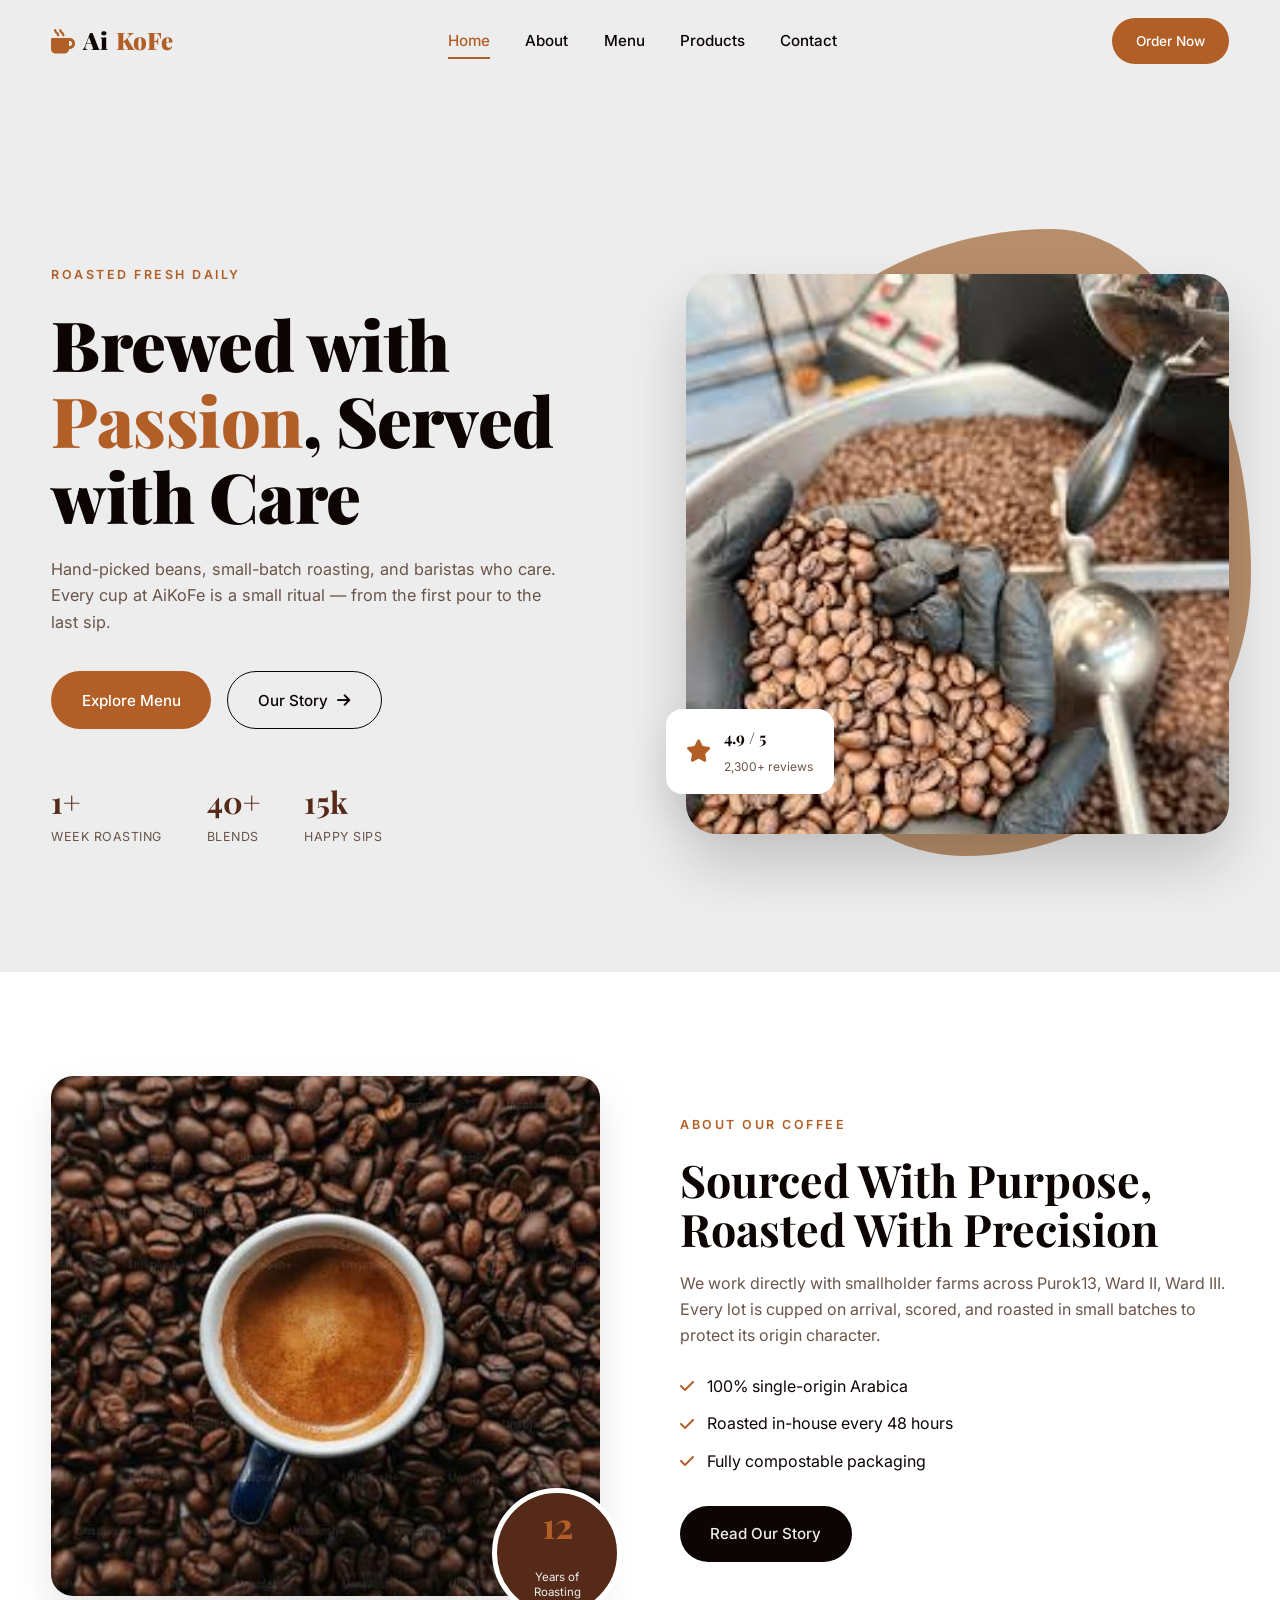
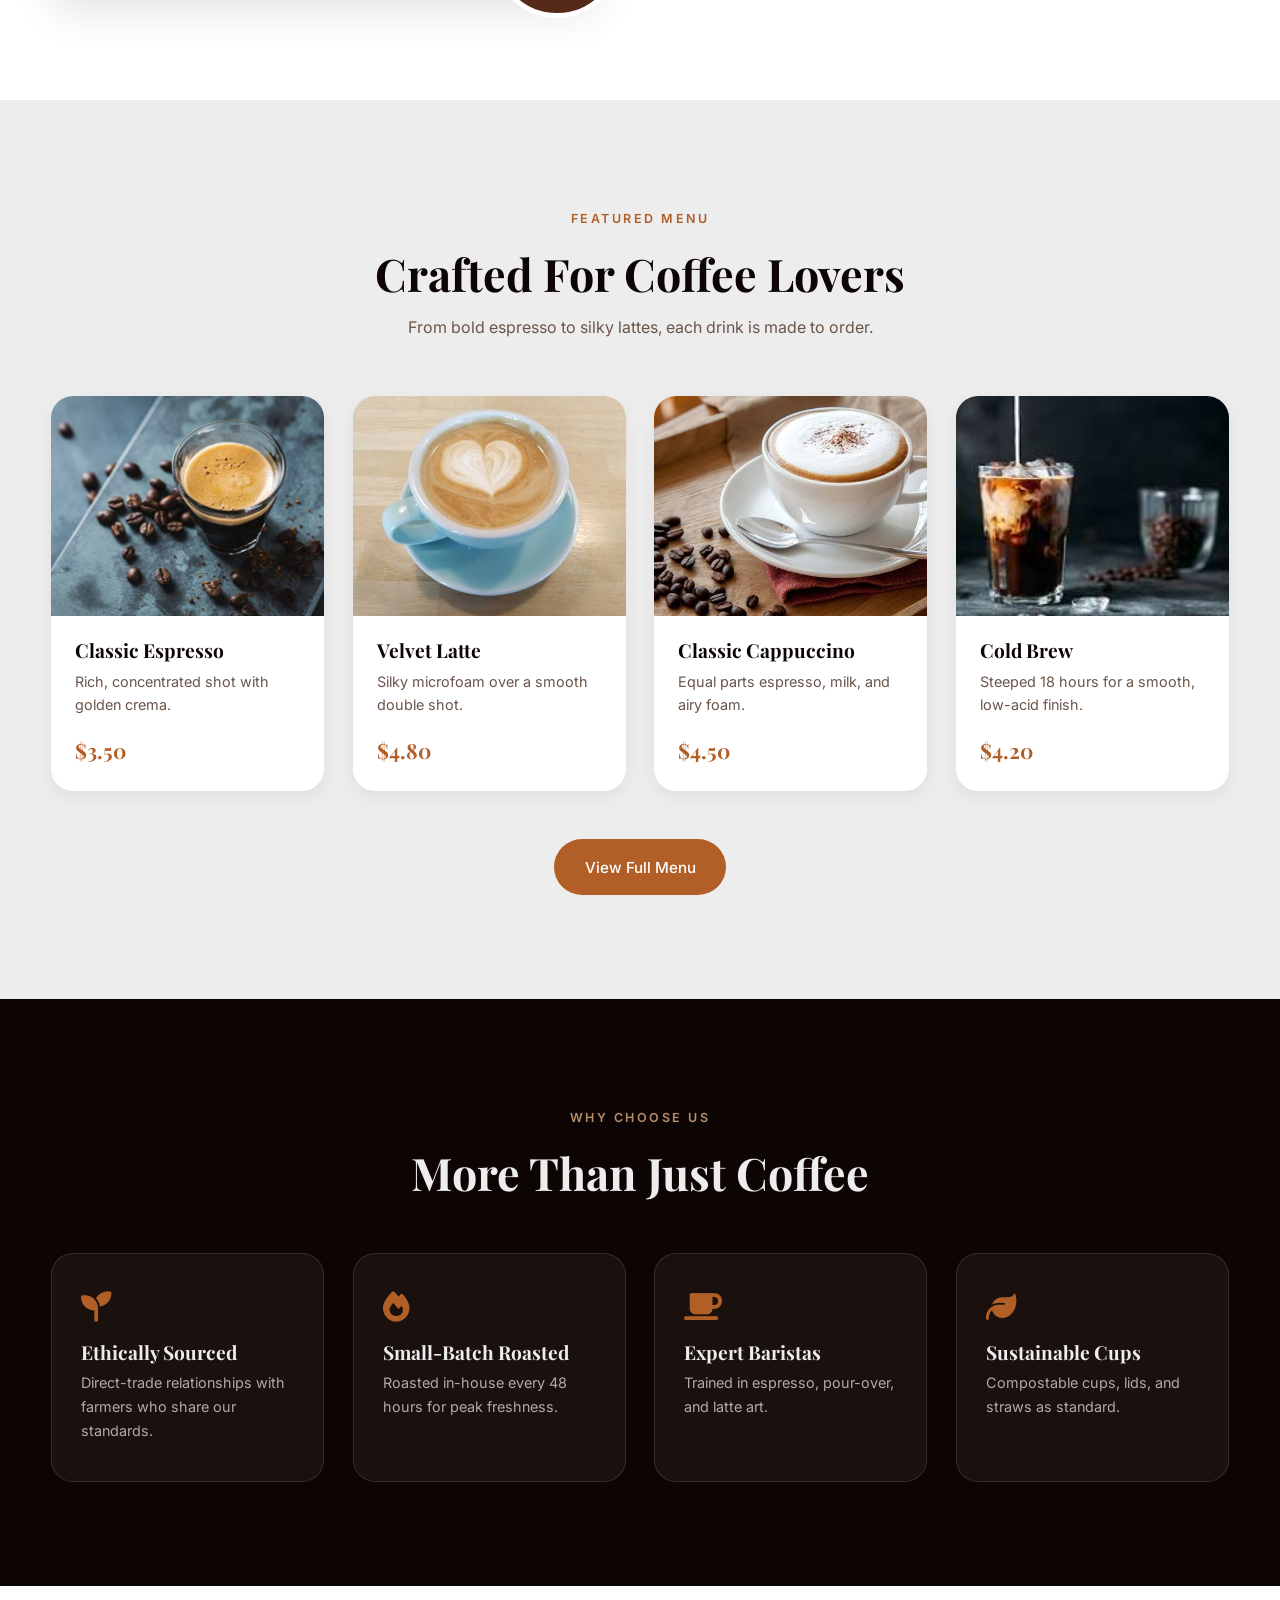
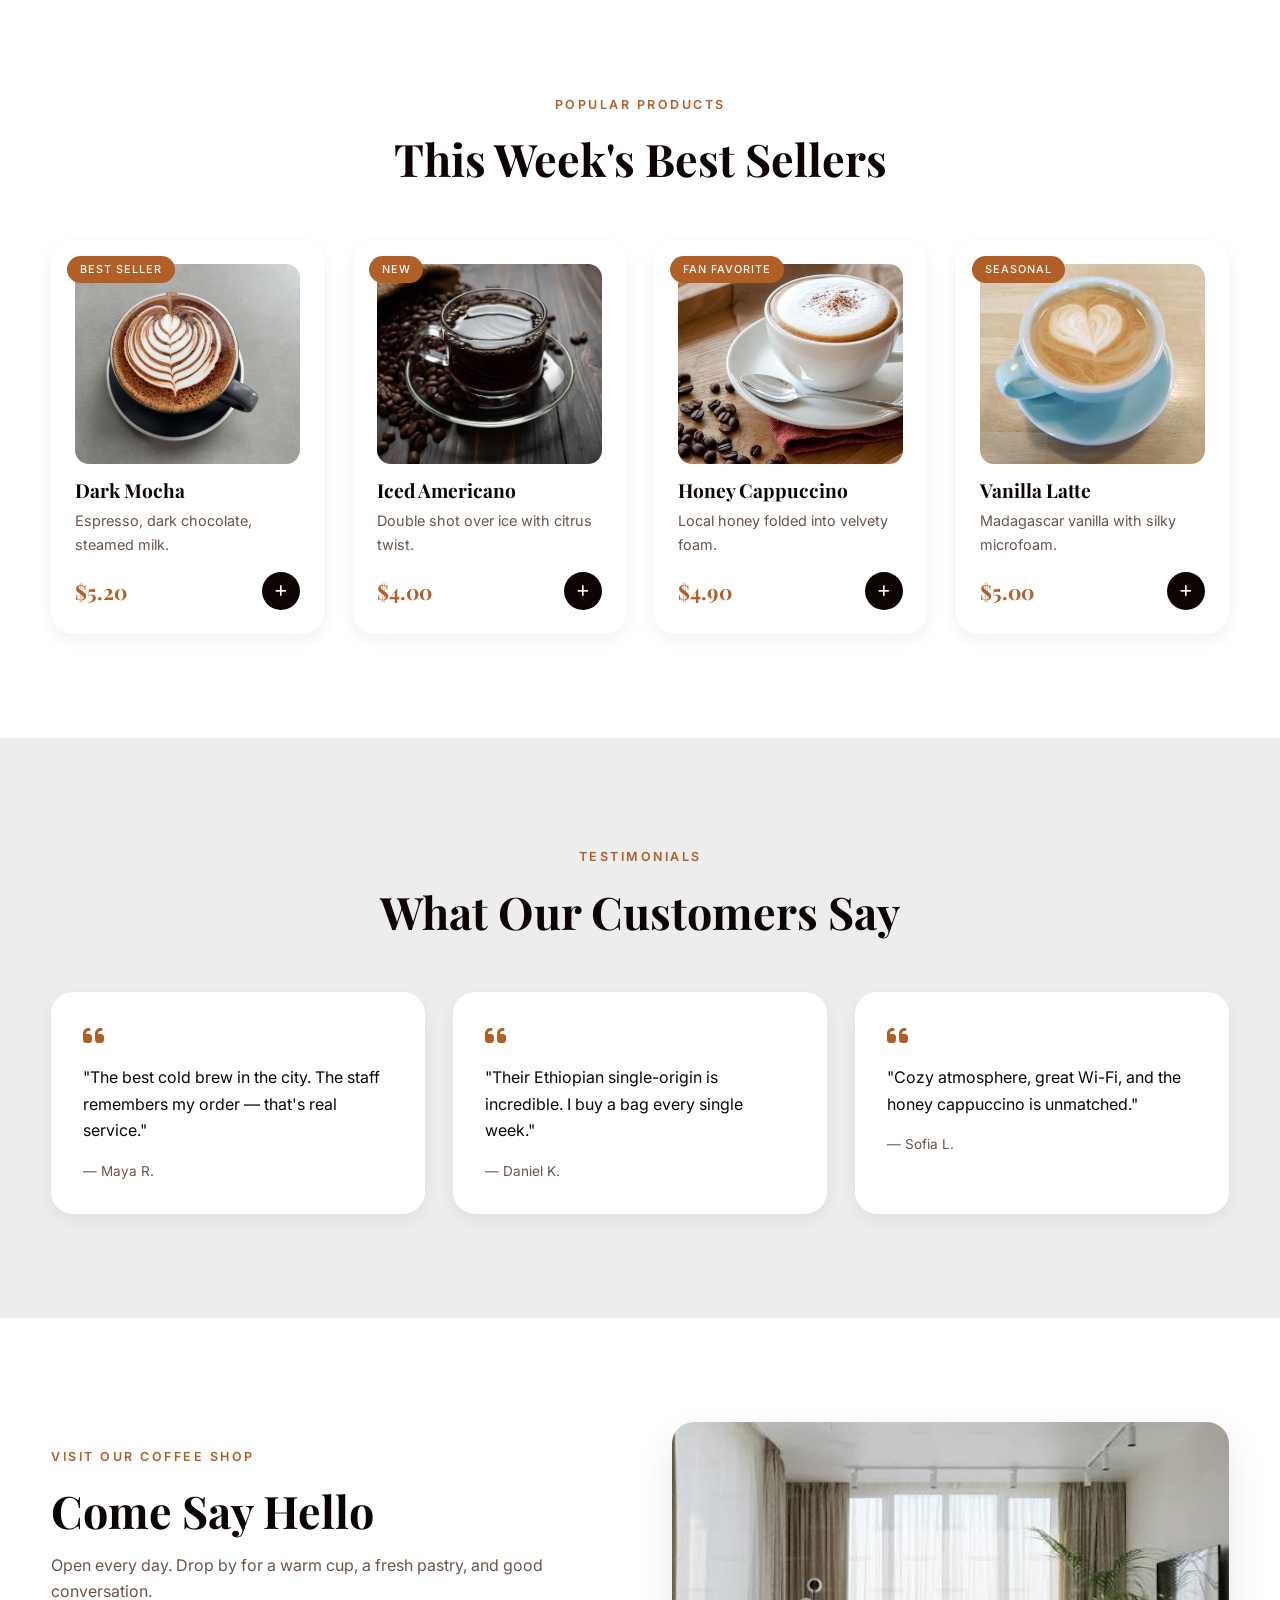
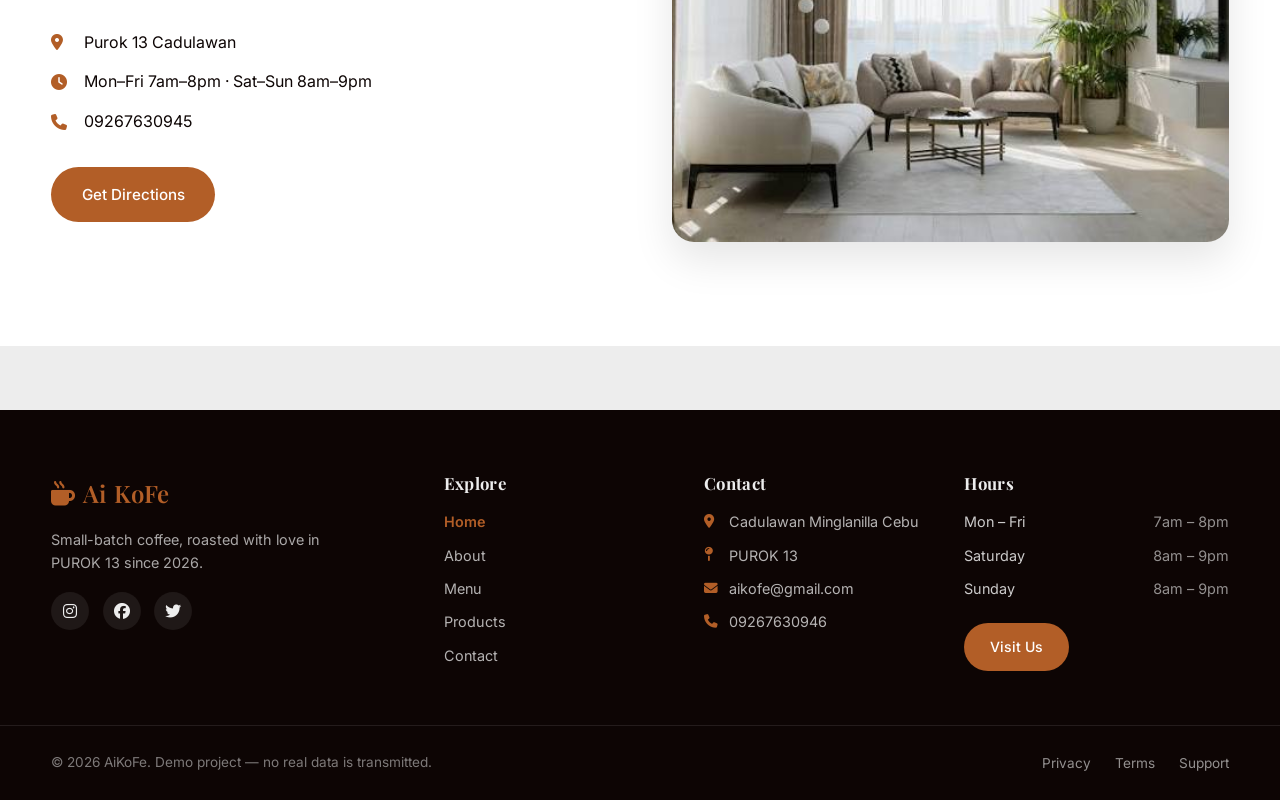
<file: index.html>
<!DOCTYPE html>
<html lang="en">

<head>
    <meta charset="UTF-8" />
    <meta name="viewport" content="width=device-width, initial-scale=1.0" />
    <title>AiKoFe — Home</title>

    <link rel="preconnect" href="https://fonts.googleapis.com">
    <link rel="preconnect" href="https://fonts.gstatic.com" crossorigin>
    <link
        href="https://fonts.googleapis.com/css2?family=Playfair+Display:wght@600;700;900&family=Inter:wght@300;400;500;600&display=swap"
        rel="stylesheet">
    <link rel="stylesheet" href="https://cdnjs.cloudflare.com/ajax/libs/font-awesome/6.5.0/css/all.min.css">

    <link rel="stylesheet" href="css/header.css" />
    <link rel="stylesheet" href="css/footer.css" />
    <link rel="stylesheet" href="css/index.css" />
</head>

<body>

    <div id="site-header"></div>

    <section class="hero" id="home">
        <div class="hero-inner">
            <div class="hero-copy reveal">
                <span class="eyebrow">Roasted Fresh Daily</span>
                <h1>Brewed with<br><em>Passion</em>, Served with Care</h1>
                <p>Hand-picked beans, small-batch roasting, and baristas who care. Every cup at AiKoFe is a
                    small ritual — from the first pour to the last sip.</p>
                <div class="hero-actions">
                    <a href="html/menu.html" class="btn btn-accent">Explore Menu</a>
                    <a href="html/about.html" class="btn btn-ghost">Our Story <i
                            class="fa-solid fa-arrow-right"></i></a>
                </div>
                <div class="hero-stats">
                    <div><strong>1+</strong><span>Week Roasting</span></div>
                    <div><strong>40+</strong><span>Blends</span></div>
                    <div><strong>15k</strong><span>Happy Sips</span></div>
                </div>
            </div>
            <div class="hero-visual reveal">
                <div class="hero-blob" aria-hidden="true"></div>
                <img src="assets/images/hero-coffee.jpg" alt="Cup of freshly brewed coffee" />
                <div class="hero-badge">
                    <i class="fa-solid fa-star"></i>
                    <div><strong>4.9 / 5</strong><span>2,300+ reviews</span></div>
                </div>
            </div>
        </div>
    </section>

    <section class="section about" id="about">
        <div class="container about-grid">
            <div class="about-visual reveal">
                <img src="assets/images/coffee-beans.jpg" alt="Roasted coffee beans" />
                <div class="about-chip"><strong>12</strong><span>Years of<br>Roasting</span></div>
            </div>
            <div class="about-copy reveal">
                <span class="eyebrow">About Our Coffee</span>
                <h2>Sourced With Purpose, Roasted With Precision</h2>
                <p>We work directly with smallholder farms across Purok13, Ward II, Ward III. Every lot is cupped
                    on arrival, scored, and roasted in small batches to protect its origin character.</p>
                <ul class="check-list">
                    <li><i class="fa-solid fa-check"></i> 100% single-origin Arabica</li>
                    <li><i class="fa-solid fa-check"></i> Roasted in-house every 48 hours</li>
                    <li><i class="fa-solid fa-check"></i> Fully compostable packaging</li>
                </ul>
                <a href="html/about.html" class="btn btn-dark">Read Our Story</a>
            </div>
        </div>
    </section>

    <section class="section featured" id="featured">
        <div class="container">
            <div class="section-head reveal">
                <span class="eyebrow">Featured Menu</span>
                <h2>Crafted For Coffee Lovers</h2>
                <p>From bold espresso to silky lattes, each drink is made to order.</p>
            </div>
            <div class="card-grid four">
                <article class="menu-card reveal">
                    <img src="assets/images/espresso.jpg" alt="Espresso" />
                    <div class="card-body">
                        <h3>Classic Espresso</h3>
                        <p>Rich, concentrated shot with golden crema.</p>
                        <span class="price">$3.50</span>
                    </div>
                </article>
                <article class="menu-card reveal">
                    <img src="assets/images/latte.jpg" alt="Latte" />
                    <div class="card-body">
                        <h3>Velvet Latte</h3>
                        <p>Silky microfoam over a smooth double shot.</p>
                        <span class="price">$4.80</span>
                    </div>
                </article>
                <article class="menu-card reveal">
                    <img src="assets/images/cappuccino.jpg" alt="Cappuccino" />
                    <div class="card-body">
                        <h3>Classic Cappuccino</h3>
                        <p>Equal parts espresso, milk, and airy foam.</p>
                        <span class="price">$4.50</span>
                    </div>
                </article>
                <article class="menu-card reveal">
                    <img src="assets/images/coldbrew.jpg" alt="Cold brew" />
                    <div class="card-body">
                        <h3>Cold Brew</h3>
                        <p>Steeped 18 hours for a smooth, low-acid finish.</p>
                        <span class="price">$4.20</span>
                    </div>
                </article>
            </div>
            <div class="section-cta"><a href="html/menu.html" class="btn btn-accent">View Full Menu</a></div>
        </div>
    </section>

    <section class="section why" id="why">
        <div class="container">
            <div class="section-head reveal">
                <span class="eyebrow light">Why Choose Us</span>
                <h2 class="light">More Than Just Coffee</h2>
            </div>
            <div class="card-grid four">
                <div class="why-card reveal">
                    <i class="fa-solid fa-seedling"></i>
                    <h3>Ethically Sourced</h3>
                    <p>Direct-trade relationships with farmers who share our standards.</p>
                </div>
                <div class="why-card reveal">
                    <i class="fa-solid fa-fire"></i>
                    <h3>Small-Batch Roasted</h3>
                    <p>Roasted in-house every 48 hours for peak freshness.</p>
                </div>
                <div class="why-card reveal">
                    <i class="fa-solid fa-mug-saucer"></i>
                    <h3>Expert Baristas</h3>
                    <p>Trained in espresso, pour-over, and latte art.</p>
                </div>
                <div class="why-card reveal">
                    <i class="fa-solid fa-leaf"></i>
                    <h3>Sustainable Cups</h3>
                    <p>Compostable cups, lids, and straws as standard.</p>
                </div>
            </div>
        </div>
    </section>

    <section class="section products" id="products">
        <div class="container">
            <div class="section-head reveal">
                <span class="eyebrow">Popular Products</span>
                <h2>This Week's Best Sellers</h2>
            </div>
            <div class="card-grid four">
                <article class="product-card reveal">
                    <span class="tag">Best Seller</span>
                    <img src="assets/images/mocha.jpg" alt="Dark mocha" />
                    <h3>Dark Mocha</h3>
                    <p>Espresso, dark chocolate, steamed milk.</p>
                    <div class="row"><span class="price">$5.20</span><button class="icon-btn" aria-label="Add"><i
                                class="fa-solid fa-plus"></i></button></div>
                </article>
                <article class="product-card reveal">
                    <span class="tag">New</span>
                    <img src="assets/images/americano.jpg" alt="Iced americano" />
                    <h3>Iced Americano</h3>
                    <p>Double shot over ice with citrus twist.</p>
                    <div class="row"><span class="price">$4.00</span><button class="icon-btn" aria-label="Add"><i
                                class="fa-solid fa-plus"></i></button></div>
                </article>
                <article class="product-card reveal">
                    <span class="tag">Fan Favorite</span>
                    <img src="assets/images/cappuccino.jpg" alt="Honey cappuccino" />
                    <h3>Honey Cappuccino</h3>
                    <p>Local honey folded into velvety foam.</p>
                    <div class="row"><span class="price">$4.90</span><button class="icon-btn" aria-label="Add"><i
                                class="fa-solid fa-plus"></i></button></div>
                </article>
                <article class="product-card reveal">
                    <span class="tag">Seasonal</span>
                    <img src="assets/images/latte.jpg" alt="Vanilla latte" />
                    <h3>Vanilla Latte</h3>
                    <p>Madagascar vanilla with silky microfoam.</p>
                    <div class="row"><span class="price">$5.00</span><button class="icon-btn" aria-label="Add"><i
                                class="fa-solid fa-plus"></i></button></div>
                </article>
            </div>
        </div>
    </section>

    <section class="section testimonials" id="testimonials">
        <div class="container">
            <div class="section-head reveal">
                <span class="eyebrow">Testimonials</span>
                <h2>What Our Customers Say</h2>
            </div>
            <div class="card-grid three">
                <blockquote class="quote-card reveal">
                    <i class="fa-solid fa-quote-left"></i>
                    <p>"The best cold brew in the city. The staff remembers my order — that's real service."</p>
                    <footer>— Maya R.</footer>
                </blockquote>
                <blockquote class="quote-card reveal">
                    <i class="fa-solid fa-quote-left"></i>
                    <p>"Their Ethiopian single-origin is incredible. I buy a bag every single week."</p>
                    <footer>— Daniel K.</footer>
                </blockquote>
                <blockquote class="quote-card reveal">
                    <i class="fa-solid fa-quote-left"></i>
                    <p>"Cozy atmosphere, great Wi-Fi, and the honey cappuccino is unmatched."</p>
                    <footer>— Sofia L.</footer>
                </blockquote>
            </div>
        </div>
    </section>

    <section class="section visit" id="visit">
        <div class="container visit-grid">
            <div class="visit-copy reveal">
                <span class="eyebrow">Visit Our Coffee Shop</span>
                <h2>Come Say Hello</h2>
                <p>Open every day. Drop by for a warm cup, a fresh pastry, and good conversation.</p>
                <ul class="info-list">
                    <li><i class="fa-solid fa-location-dot"></i> Purok 13 Cadulawan</li>
                    <li><i class="fa-solid fa-clock"></i> Mon–Fri 7am–8pm · Sat–Sun 8am–9pm</li>
                    <li><i class="fa-solid fa-phone"></i> 09267630945</li>
                </ul>
                <a href="html/contact.html" class="btn btn-accent">Get Directions</a>
            </div>
            <div class="visit-visual reveal">
                <img src="assets/images/interior.jpg" alt="Coffee shop interior" />
            </div>
        </div>
    </section>

    <div id="site-footer"></div>

    <button class="to-top" id="toTop" aria-label="Back to top"><i class="fa-solid fa-arrow-up"></i></button>

    <script src="js/header.js" defer></script>
    <script src="js/footer.js" defer></script>
    <script src="js/index.js" defer></script>
</body>

</html>
</file>
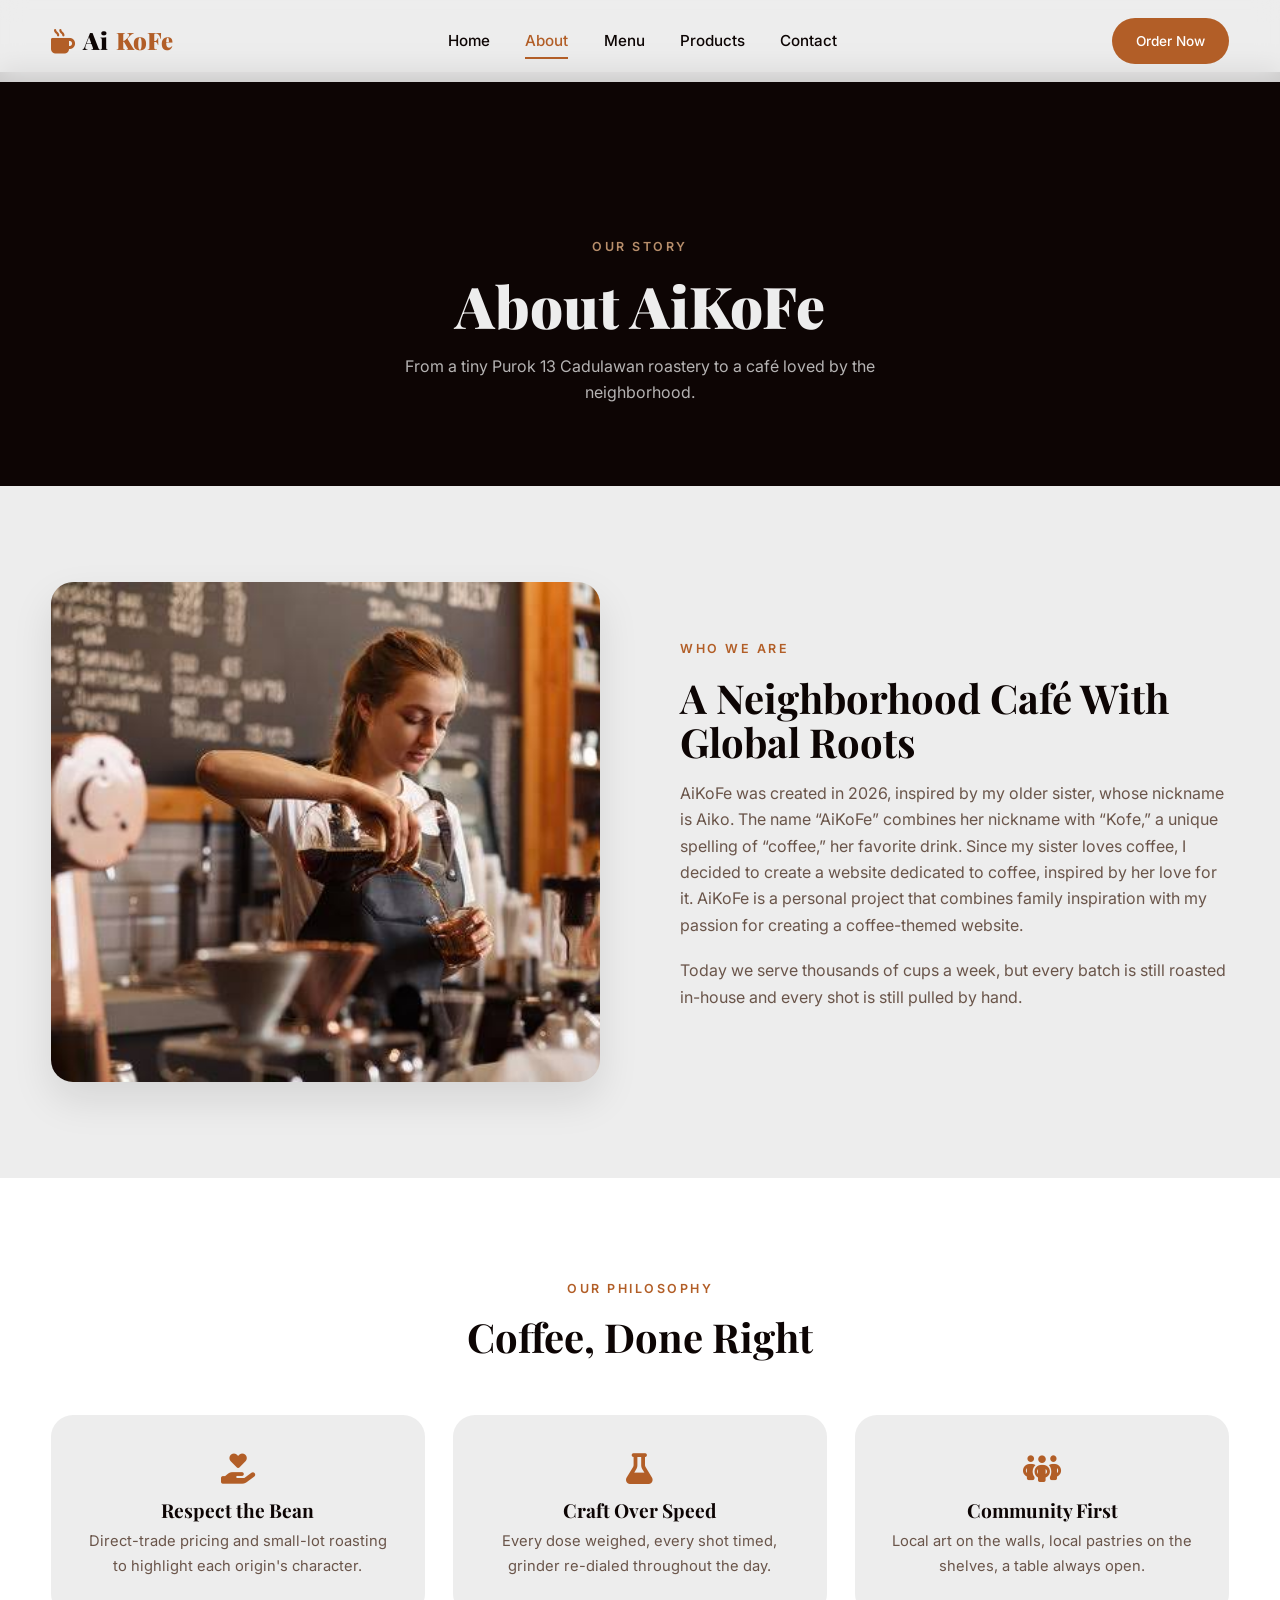
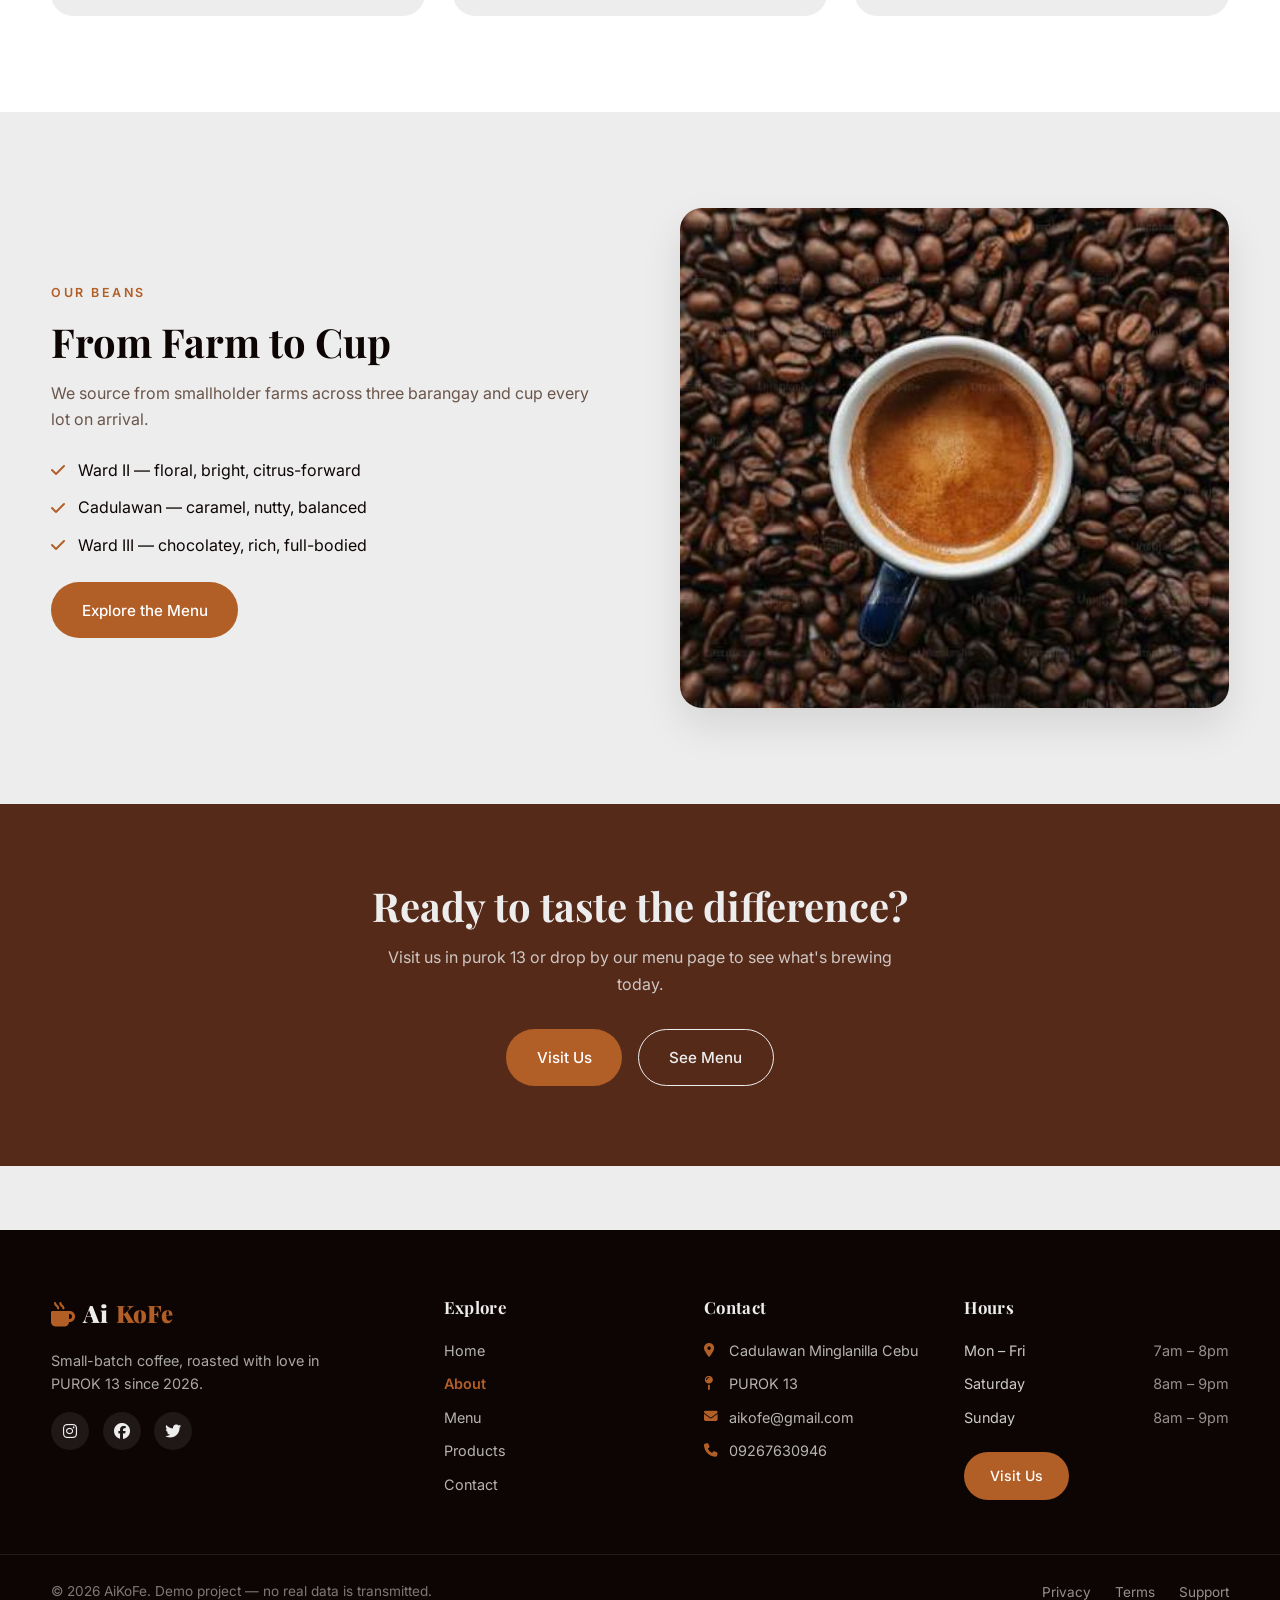
<file: html/about.html>
<!DOCTYPE html>
<html lang="en">
<head>
  <meta charset="UTF-8" />
  <meta name="viewport" content="width=device-width, initial-scale=1.0" />
  <title>AiKoFe — About</title>

  <link rel="preconnect" href="https://fonts.googleapis.com">
  <link rel="preconnect" href="https://fonts.gstatic.com" crossorigin>
  <link href="https://fonts.googleapis.com/css2?family=Playfair+Display:wght@600;700;900&family=Inter:wght@300;400;500;600&display=swap" rel="stylesheet">
  <link rel="stylesheet" href="https://cdnjs.cloudflare.com/ajax/libs/font-awesome/6.5.0/css/all.min.css">

  <link rel="stylesheet" href="../css/header.css" />
  <link rel="stylesheet" href="../css/footer.css" />
  <link rel="stylesheet" href="../css/about.css" />
</head>
<body>

  <div id="site-header"></div>

  <section class="page-hero">
    <div class="container">
      <span class="eyebrow light">Our Story</span>
      <h1>About AiKoFe</h1>
      <p>From a tiny Purok 13 Cadulawan roastery to a café loved by the neighborhood.</p>
    </div>
  </section>

  <section class="section">
    <div class="container split">
      <div class="split-visual reveal">
        <img src="../assets/images/barista.jpg" alt="Barista preparing coffee" />
      </div>
      <div class="split-copy reveal">
        <span class="eyebrow">Who We Are</span>
        <h2>A Neighborhood Café With Global Roots</h2>
        <p>AiKoFe was created in 2026, inspired by my older sister, whose nickname is Aiko. The name “AiKoFe” combines her nickname with “Kofe,” a unique spelling of “coffee,” her favorite drink. Since my sister loves coffee, I decided to create a website dedicated to coffee, inspired by her love for it. AiKoFe is a personal project that combines family inspiration with my passion for creating a coffee-themed website.</p>
        <p>Today we serve thousands of cups a week, but every batch is still roasted in-house and every shot is still pulled by hand.</p>
      </div>
    </div>
  </section>

  <section class="section philosophy">
    <div class="container">
      <div class="section-head reveal">
        <span class="eyebrow">Our Philosophy</span>
        <h2>Coffee, Done Right</h2>
      </div>
      <div class="card-grid three">
        <div class="pillar reveal">
          <i class="fa-solid fa-hand-holding-heart"></i>
          <h3>Respect the Bean</h3>
          <p>Direct-trade pricing and small-lot roasting to highlight each origin's character.</p>
        </div>
        <div class="pillar reveal">
          <i class="fa-solid fa-flask"></i>
          <h3>Craft Over Speed</h3>
          <p>Every dose weighed, every shot timed, grinder re-dialed throughout the day.</p>
        </div>
        <div class="pillar reveal">
          <i class="fa-solid fa-people-group"></i>
          <h3>Community First</h3>
          <p>Local art on the walls, local pastries on the shelves, a table always open.</p>
        </div>
      </div>
    </div>
  </section>

  <section class="section">
    <div class="container split reverse">
      <div class="split-copy reveal">
        <span class="eyebrow">Our Beans</span>
        <h2>From Farm to Cup</h2>
        <p>We source from smallholder farms across three barangay and cup every lot on arrival.</p>
        <ul class="check-list">
          <li><i class="fa-solid fa-check"></i> Ward II — floral, bright, citrus-forward</li>
          <li><i class="fa-solid fa-check"></i> Cadulawan — caramel, nutty, balanced</li>
          <li><i class="fa-solid fa-check"></i> Ward III — chocolatey, rich, full-bodied</li>
        </ul>
        <a href="menu.html" class="btn btn-accent">Explore the Menu</a>
      </div>
      <div class="split-visual reveal">
        <img src="../assets/images/coffee-beans.jpg" alt="Roasted coffee beans" />
      </div>
    </div>
  </section>

  <section class="cta-band">
    <div class="container">
      <h2>Ready to taste the difference?</h2>
      <p>Visit us in purok 13 or drop by our menu page to see what's brewing today.</p>
      <div class="cta-actions">
        <a href="contact.html" class="btn btn-accent">Visit Us</a>
        <a href="menu.html" class="btn btn-ghost light">See Menu</a>
      </div>
    </div>
  </section>

  <div id="site-footer"></div>

  <script src="../js/header.js" defer></script>
  <script src="../js/footer.js" defer></script>
  <script src="../js/about.js" defer></script>
</body>
</html>
</file>
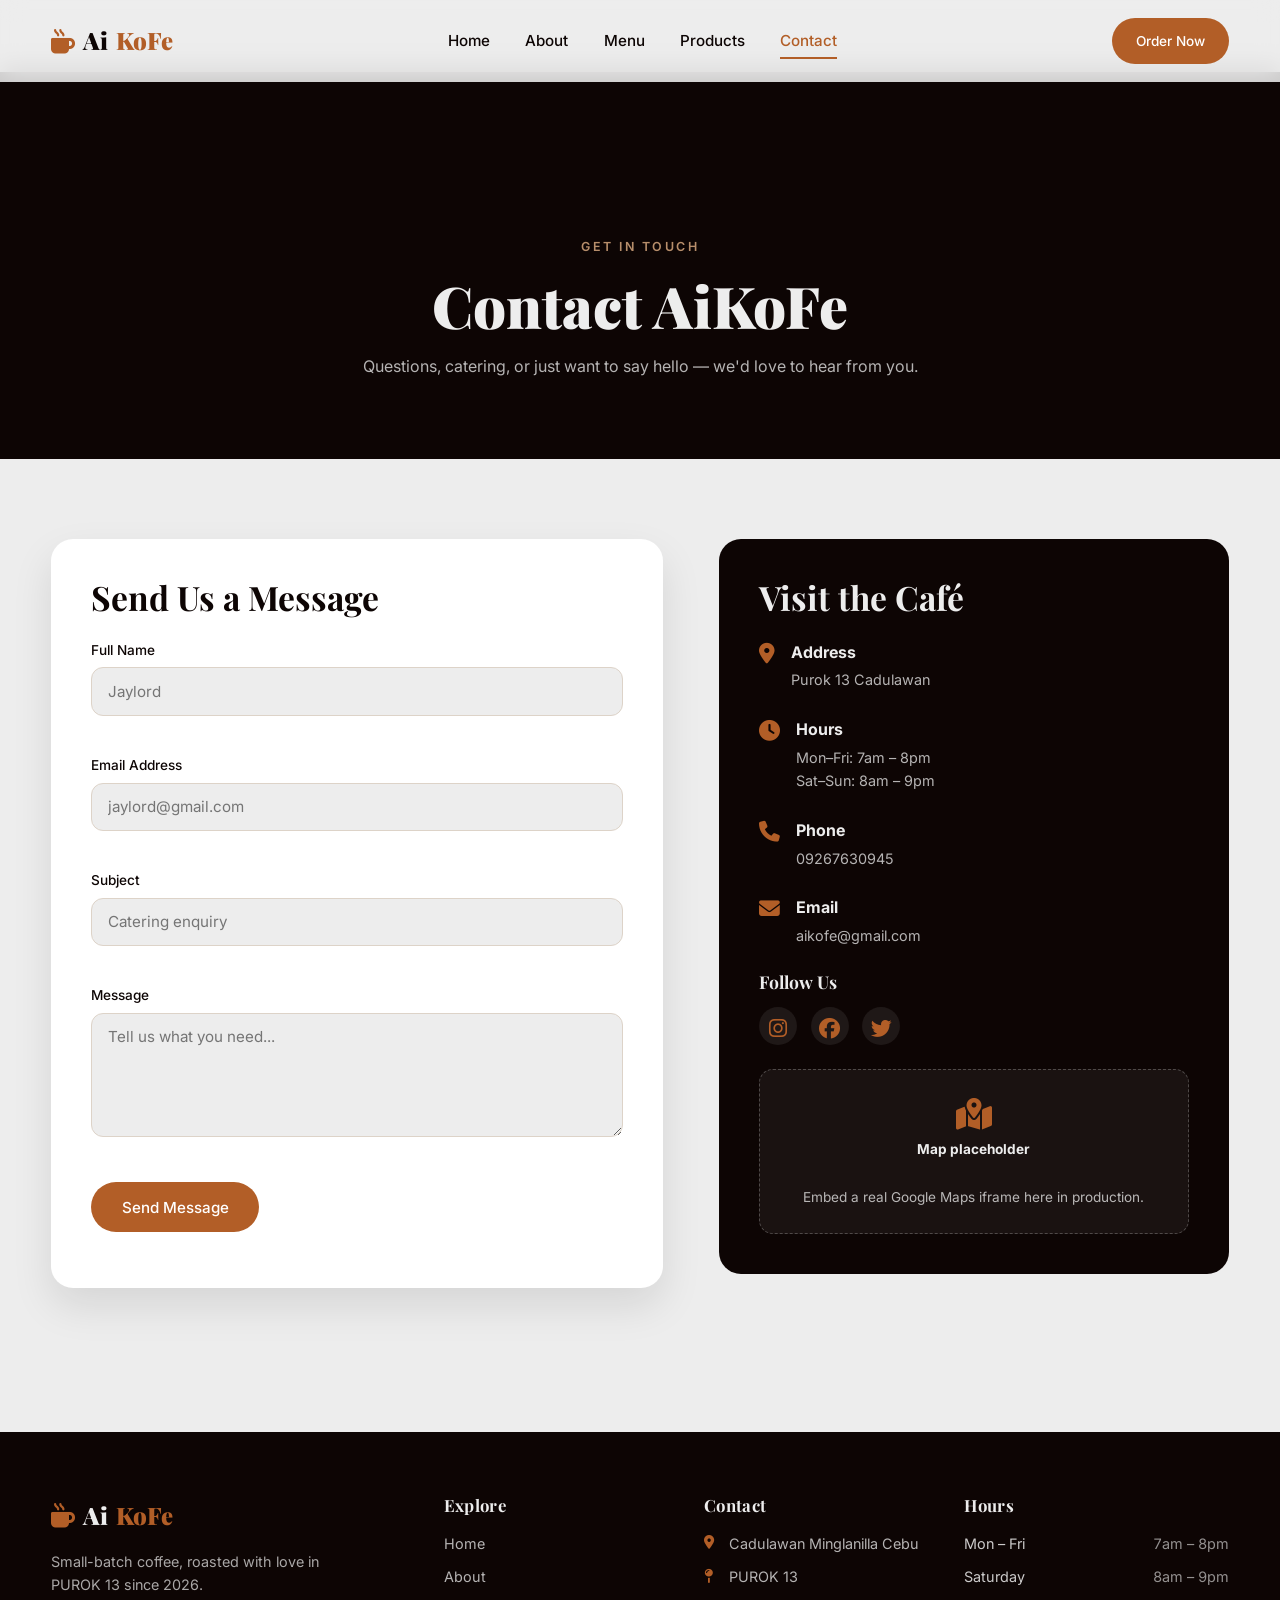
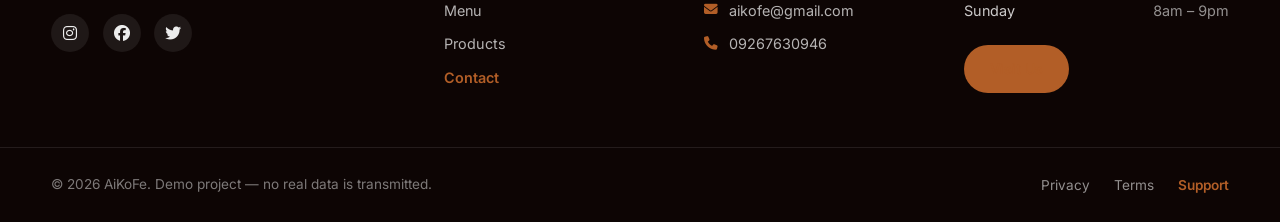
<file: html/contact.html>
<!DOCTYPE html>
<html lang="en">
<head>
  <meta charset="UTF-8" />
  <meta name="viewport" content="width=device-width, initial-scale=1.0" />
  <title>AiKoFe — Contact</title>

  <link rel="preconnect" href="https://fonts.googleapis.com">
  <link rel="preconnect" href="https://fonts.gstatic.com" crossorigin>
  <link href="https://fonts.googleapis.com/css2?family=Playfair+Display:wght@600;700;900&family=Inter:wght@300;400;500;600&display=swap" rel="stylesheet">
  <link rel="stylesheet" href="https://cdnjs.cloudflare.com/ajax/libs/font-awesome/6.5.0/css/all.min.css">

  <link rel="stylesheet" href="../css/header.css" />
  <link rel="stylesheet" href="../css/footer.css" />
  <link rel="stylesheet" href="../css/contact.css" />
</head>
<body>

  <div id="site-header"></div>

  <section class="page-hero">
    <div class="container">
      <span class="eyebrow light">Get in Touch</span>
      <h1>Contact AiKoFe</h1>
      <p>Questions, catering, or just want to say hello — we'd love to hear from you.</p>
    </div>
  </section>

  <section class="section">
    <div class="container contact-grid">
      <div class="form-wrap">
        <h2>Send Us a Message</h2>
        <form id="contactForm" novalidate>
          <div class="form-group">
            <label for="name">Full Name</label>
            <input type="text" id="name" name="name" placeholder="Jaylord" />
            <small class="error" data-for="name"></small>
          </div>
          <div class="form-group">
            <label for="email">Email Address</label>
            <input type="email" id="email" name="email" placeholder="jaylord@gmail.com" />
            <small class="error" data-for="email"></small>
          </div>
          <div class="form-group">
            <label for="subject">Subject</label>
            <input type="text" id="subject" name="subject" placeholder="Catering enquiry" />
            <small class="error" data-for="subject"></small>
          </div>
          <div class="form-group">
            <label for="message">Message</label>
            <textarea id="message" name="message" rows="5" placeholder="Tell us what you need..."></textarea>
            <small class="error" data-for="message"></small>
          </div>
          <button type="submit" class="btn btn-accent">Send Message</button>
          <p class="form-status" id="formStatus" role="status"></p>
        </form>
      </div>

      <aside class="info-panel">
        <h2>Visit the Café</h2>
        <ul>
          <li>
            <i class="fa-solid fa-location-dot"></i>
            <div><strong>Address</strong><span>Purok 13 Cadulawan</span></div>
          </li>
          <li>
            <i class="fa-solid fa-clock"></i>
            <div><strong>Hours</strong><span>Mon–Fri: 7am – 8pm</span><span>Sat–Sun: 8am – 9pm</span></div>
          </li>
          <li>
            <i class="fa-solid fa-phone"></i>
            <div><strong>Phone</strong><span>09267630945</span></div>
          </li>
          <li>
            <i class="fa-solid fa-envelope"></i>
            <div><strong>Email</strong><span>aikofe@gmail.com
</span></div>
          </li>
        </ul>

        <h3>Follow Us</h3>
        <div class="socials">
          <a href="#" aria-label="Instagram"><i class="fa-brands fa-instagram"></i></a>
          <a href="#" aria-label="Facebook"><i class="fa-brands fa-facebook"></i></a>
          <a href="#" aria-label="Twitter"><i class="fa-brands fa-twitter"></i></a>
        </div>

        <div class="map-placeholder">
          <i class="fa-solid fa-map-location-dot"></i>
          <p><strong>Map placeholder</strong><br>Embed a real Google Maps iframe here in production.</p>
        </div>
      </aside>
    </div>
  </section>

  <div id="site-footer"></div>

  <script src="../js/header.js" defer></script>
  <script src="../js/footer.js" defer></script>
  <script src="../js/contact.js" defer></script>
</body>
</html>
</file>
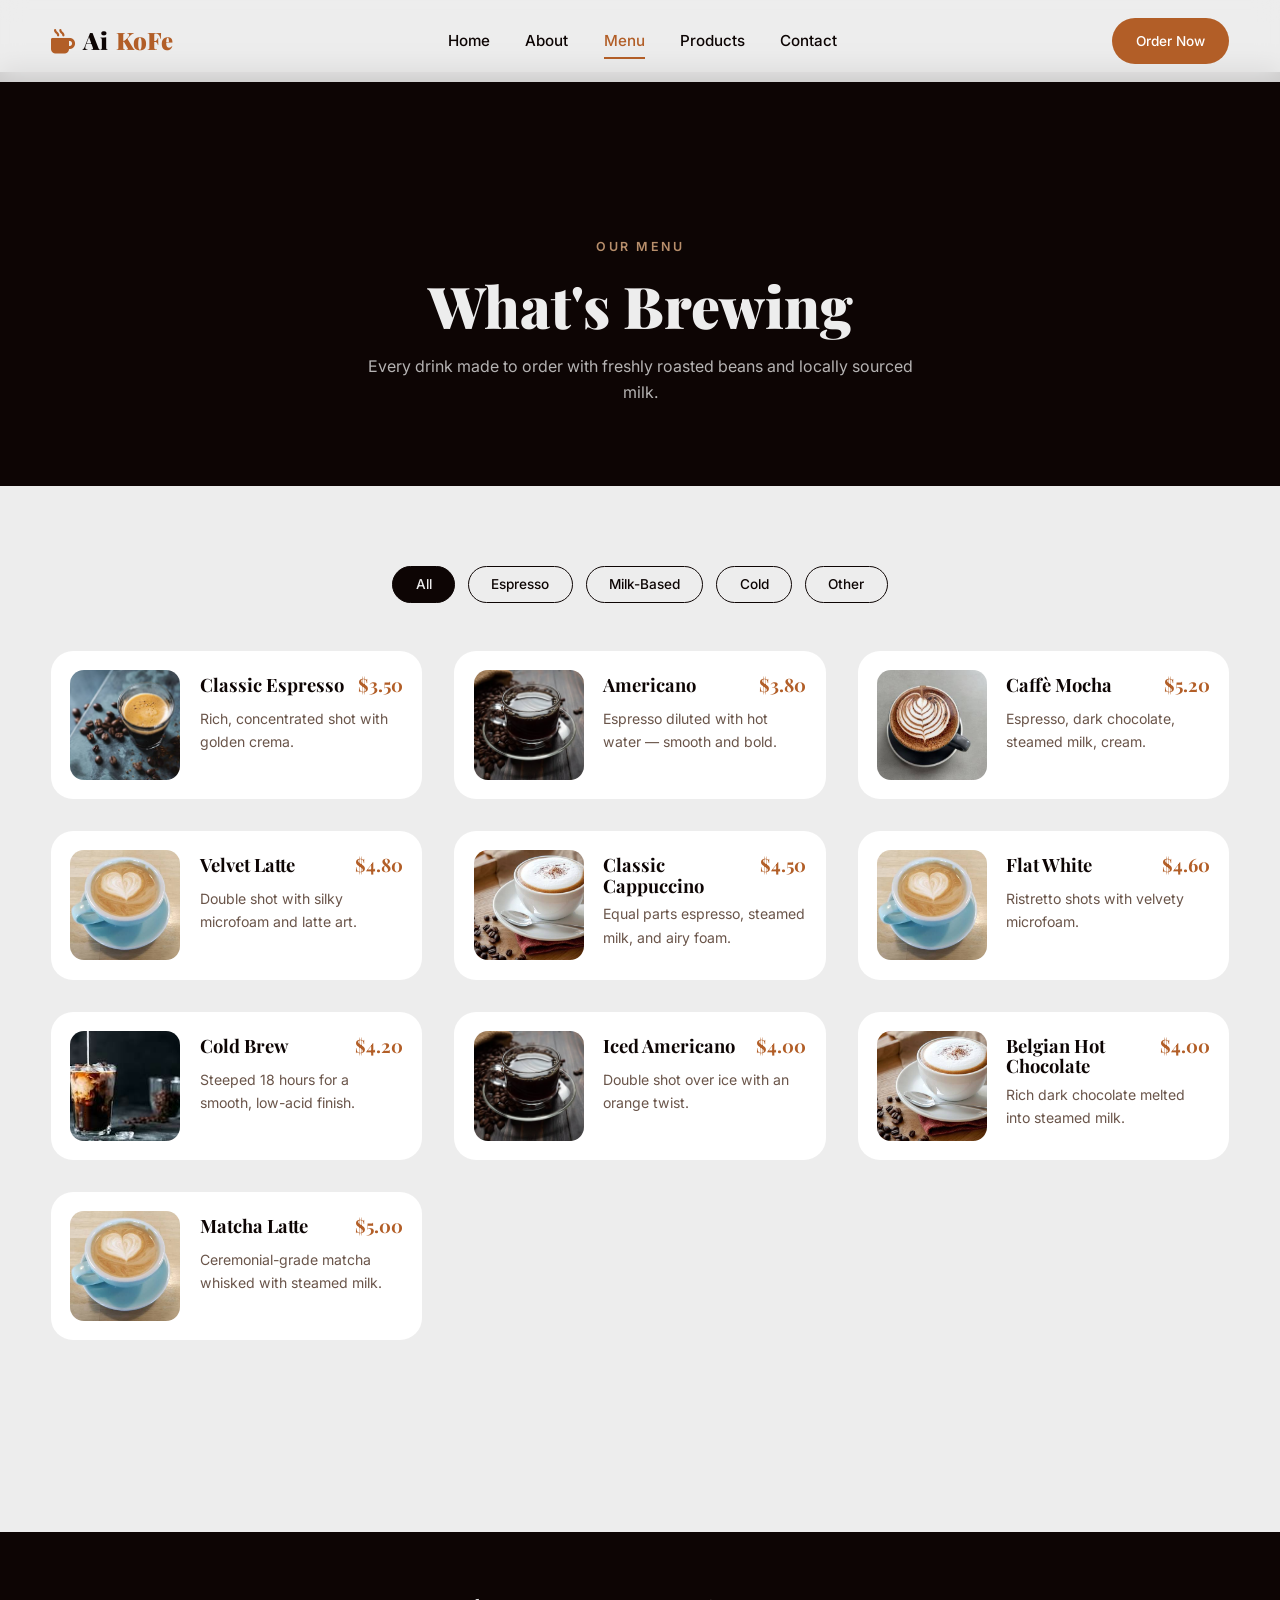
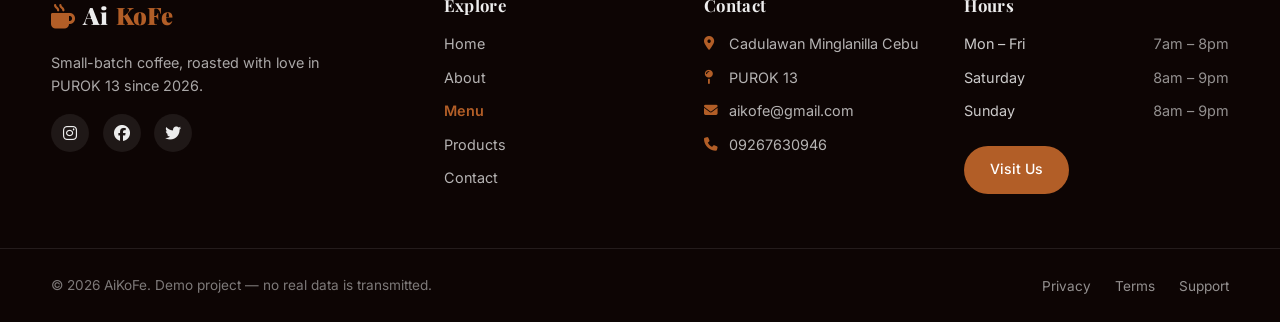
<file: html/menu.html>
<!DOCTYPE html>
<html lang="en">
<head>
  <meta charset="UTF-8" />
  <meta name="viewport" content="width=device-width, initial-scale=1.0" />
  <title>AiKoFe — Menu</title>

  <link rel="preconnect" href="https://fonts.googleapis.com">
  <link rel="preconnect" href="https://fonts.gstatic.com" crossorigin>
  <link href="https://fonts.googleapis.com/css2?family=Playfair+Display:wght@600;700;900&family=Inter:wght@300;400;500;600&display=swap" rel="stylesheet">
  <link rel="stylesheet" href="https://cdnjs.cloudflare.com/ajax/libs/font-awesome/6.5.0/css/all.min.css">

  <link rel="stylesheet" href="../css/header.css" />
  <link rel="stylesheet" href="../css/footer.css" />
  <link rel="stylesheet" href="../css/menu.css" />
</head>
<body>

  <div id="site-header"></div>

  <section class="page-hero">
    <div class="container">
      <span class="eyebrow light">Our Menu</span>
      <h1>What's Brewing</h1>
      <p>Every drink made to order with freshly roasted beans and locally sourced milk.</p>
    </div>
  </section>

  <section class="section">
    <div class="container">
      <div class="filter-bar" id="filterBar">
        <button class="filter-btn active" data-category="all">All</button>
        <button class="filter-btn" data-category="espresso">Espresso</button>
        <button class="filter-btn" data-category="milk">Milk-Based</button>
        <button class="filter-btn" data-category="cold">Cold</button>
        <button class="filter-btn" data-category="other">Other</button>
      </div>

      <div class="menu-list" id="menuList">
        <article class="menu-item" data-category="espresso">
          <img src="../assets/images/espresso.jpg" alt="Espresso" />
          <div class="menu-item-body">
            <div class="menu-item-head"><h3>Classic Espresso</h3><span class="price">$3.50</span></div>
            <p>Rich, concentrated shot with golden crema.</p>
          </div>
        </article>
        <article class="menu-item" data-category="espresso">
          <img src="../assets/images/americano.jpg" alt="Americano" />
          <div class="menu-item-body">
            <div class="menu-item-head"><h3>Americano</h3><span class="price">$3.80</span></div>
            <p>Espresso diluted with hot water — smooth and bold.</p>
          </div>
        </article>
        <article class="menu-item" data-category="espresso">
          <img src="../assets/images/mocha.jpg" alt="Mocha" />
          <div class="menu-item-body">
            <div class="menu-item-head"><h3>Caffè Mocha</h3><span class="price">$5.20</span></div>
            <p>Espresso, dark chocolate, steamed milk, cream.</p>
          </div>
        </article>

        <article class="menu-item" data-category="milk">
          <img src="../assets/images/latte.jpg" alt="Latte" />
          <div class="menu-item-body">
            <div class="menu-item-head"><h3>Velvet Latte</h3><span class="price">$4.80</span></div>
            <p>Double shot with silky microfoam and latte art.</p>
          </div>
        </article>
        <article class="menu-item" data-category="milk">
          <img src="../assets/images/cappuccino.jpg" alt="Cappuccino" />
          <div class="menu-item-body">
            <div class="menu-item-head"><h3>Classic Cappuccino</h3><span class="price">$4.50</span></div>
            <p>Equal parts espresso, steamed milk, and airy foam.</p>
          </div>
        </article>
        <article class="menu-item" data-category="milk">
          <img src="../assets/images/latte.jpg" alt="Flat white" />
          <div class="menu-item-body">
            <div class="menu-item-head"><h3>Flat White</h3><span class="price">$4.60</span></div>
            <p>Ristretto shots with velvety microfoam.</p>
          </div>
        </article>

        <article class="menu-item" data-category="cold">
          <img src="../assets/images/coldbrew.jpg" alt="Cold brew" />
          <div class="menu-item-body">
            <div class="menu-item-head"><h3>Cold Brew</h3><span class="price">$4.20</span></div>
            <p>Steeped 18 hours for a smooth, low-acid finish.</p>
          </div>
        </article>
        <article class="menu-item" data-category="cold">
          <img src="../assets/images/americano.jpg" alt="Iced americano" />
          <div class="menu-item-body">
            <div class="menu-item-head"><h3>Iced Americano</h3><span class="price">$4.00</span></div>
            <p>Double shot over ice with an orange twist.</p>
          </div>
        </article>

        <article class="menu-item" data-category="other">
          <img src="../assets/images/cappuccino.jpg" alt="Hot chocolate" />
          <div class="menu-item-body">
            <div class="menu-item-head"><h3>Belgian Hot Chocolate</h3><span class="price">$4.00</span></div>
            <p>Rich dark chocolate melted into steamed milk.</p>
          </div>
        </article>
        <article class="menu-item" data-category="other">
          <img src="../assets/images/latte.jpg" alt="Matcha latte" />
          <div class="menu-item-body">
            <div class="menu-item-head"><h3>Matcha Latte</h3><span class="price">$5.00</span></div>
            <p>Ceremonial-grade matcha whisked with steamed milk.</p>
          </div>
        </article>
      </div>

      <p class="menu-note" id="menuNote"></p>
    </div>
  </section>

  <div id="site-footer"></div>

  <script src="../js/header.js" defer></script>
  <script src="../js/footer.js" defer></script>
  <script src="../js/menu.js" defer></script>
</body>
</html>
</file>
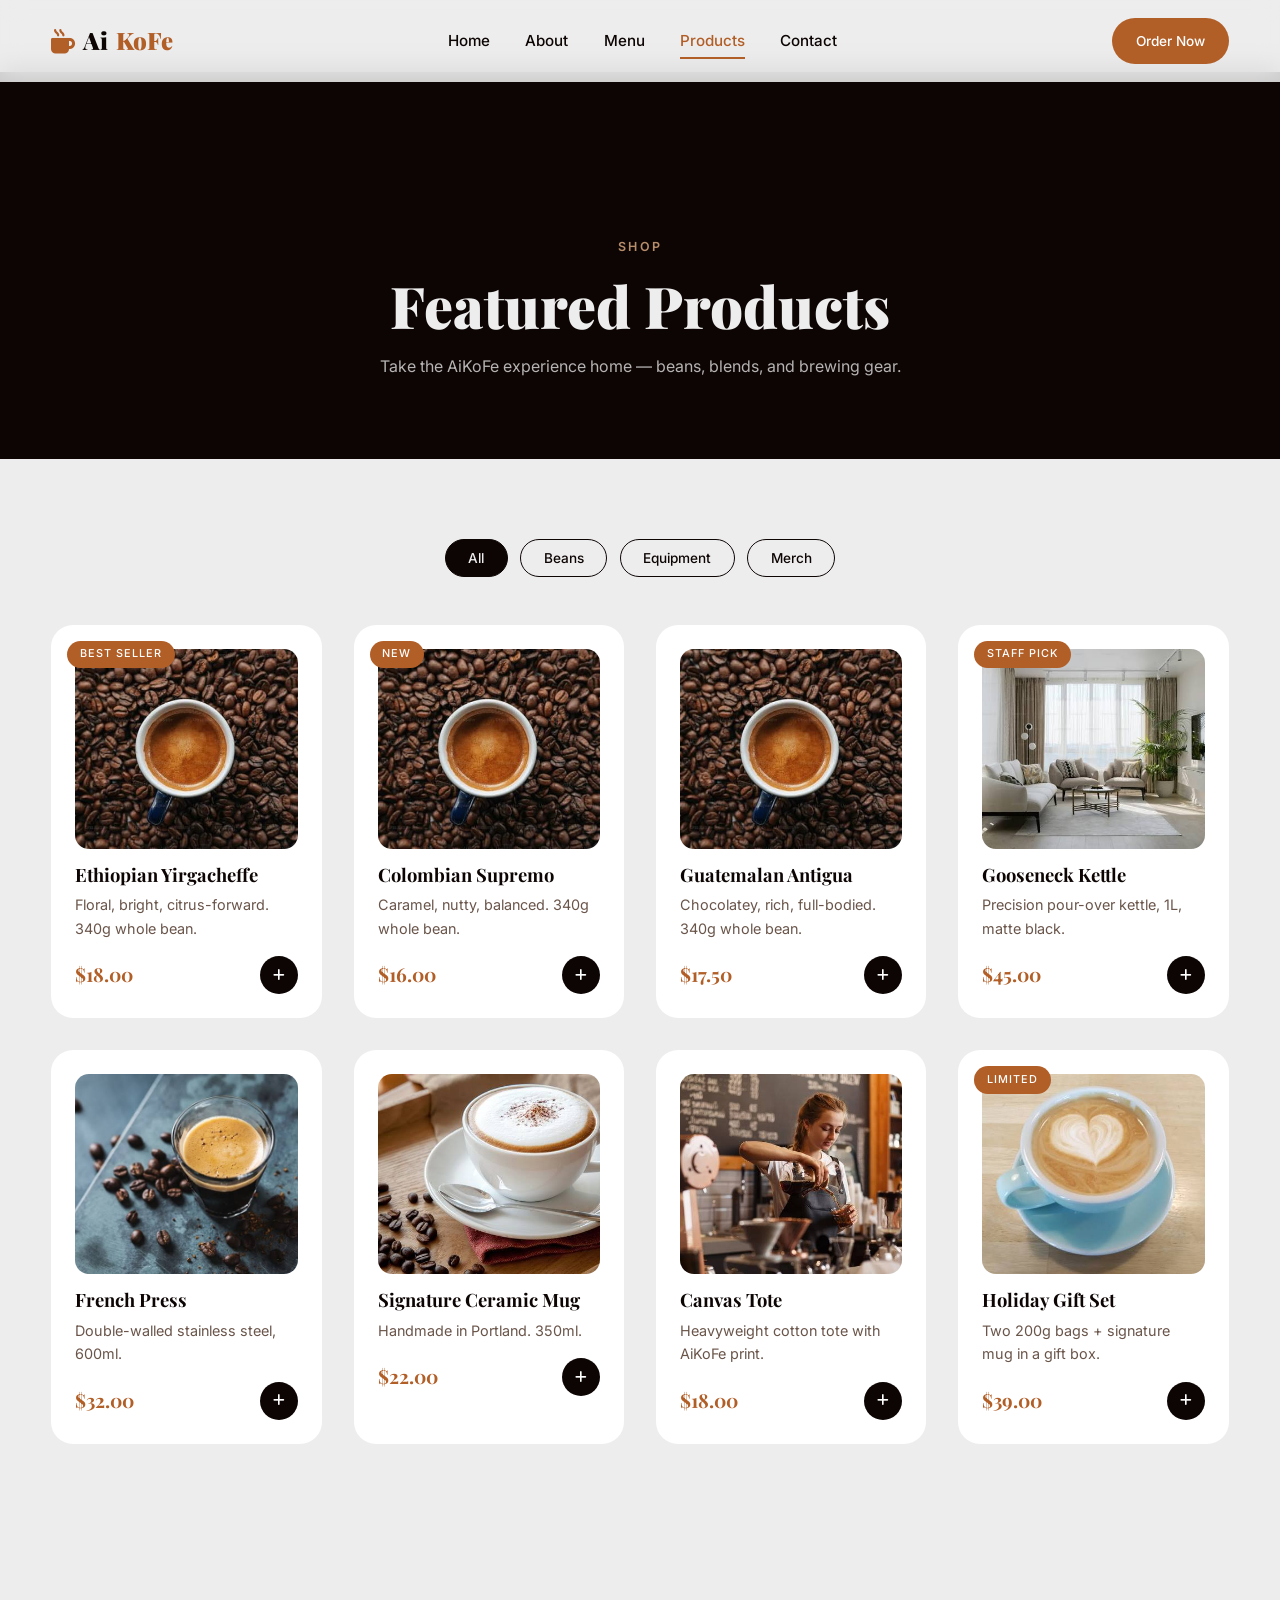
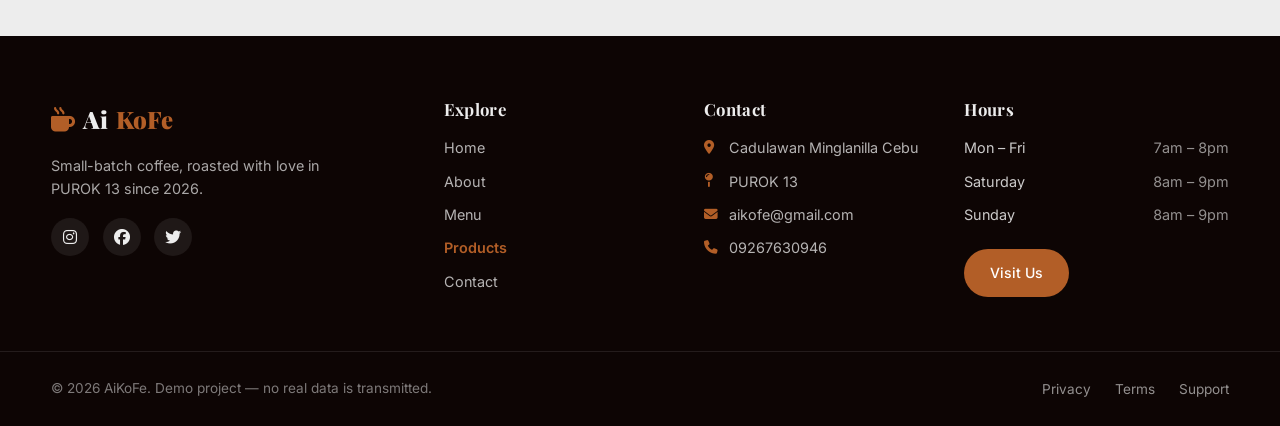
<file: html/products.html>
<!DOCTYPE html>
<html lang="en">
<head>
  <meta charset="UTF-8" />
  <meta name="viewport" content="width=device-width, initial-scale=1.0" />
  <title>AiKoFe — Products</title>

  <link rel="preconnect" href="https://fonts.googleapis.com">
  <link rel="preconnect" href="https://fonts.gstatic.com" crossorigin>
  <link href="https://fonts.googleapis.com/css2?family=Playfair+Display:wght@600;700;900&family=Inter:wght@300;400;500;600&display=swap" rel="stylesheet">
  <link rel="stylesheet" href="https://cdnjs.cloudflare.com/ajax/libs/font-awesome/6.5.0/css/all.min.css">

  <link rel="stylesheet" href="../css/header.css" />
  <link rel="stylesheet" href="../css/footer.css" />
  <link rel="stylesheet" href="../css/products.css" />
</head>
<body>

  <div id="site-header"></div>

  <section class="page-hero">
    <div class="container">
      <span class="eyebrow light">Shop</span>
      <h1>Featured Products</h1>
      <p>Take the AiKoFe experience home — beans, blends, and brewing gear.</p>
    </div>
  </section>

  <section class="section">
    <div class="container">
      <div class="filter-bar" id="filterBar">
        <button class="filter-btn active" data-category="all">All</button>
        <button class="filter-btn" data-category="beans">Beans</button>
        <button class="filter-btn" data-category="equipment">Equipment</button>
        <button class="filter-btn" data-category="merch">Merch</button>
      </div>

      <div class="product-grid" id="productGrid">
        <article class="product-card" data-category="beans">
          <span class="tag">Best Seller</span>
          <img src="../assets/images/coffee-beans.jpg" alt="Ethiopian beans" />
          <h3>Ethiopian Yirgacheffe</h3>
          <p>Floral, bright, citrus-forward. 340g whole bean.</p>
          <div class="row"><span class="price">$18.00</span><button class="icon-btn" aria-label="Add"><i class="fa-solid fa-plus"></i></button></div>
        </article>
        <article class="product-card" data-category="beans">
          <span class="tag">New</span>
          <img src="../assets/images/coffee-beans.jpg" alt="Colombian beans" />
          <h3>Colombian Supremo</h3>
          <p>Caramel, nutty, balanced. 340g whole bean.</p>
          <div class="row"><span class="price">$16.00</span><button class="icon-btn" aria-label="Add"><i class="fa-solid fa-plus"></i></button></div>
        </article>
        <article class="product-card" data-category="beans">
          <img src="../assets/images/coffee-beans.jpg" alt="Guatemalan beans" />
          <h3>Guatemalan Antigua</h3>
          <p>Chocolatey, rich, full-bodied. 340g whole bean.</p>
          <div class="row"><span class="price">$17.50</span><button class="icon-btn" aria-label="Add"><i class="fa-solid fa-plus"></i></button></div>
        </article>

        <article class="product-card" data-category="equipment">
          <span class="tag">Staff Pick</span>
          <img src="../assets/images/interior.jpg" alt="Gooseneck kettle" />
          <h3>Gooseneck Kettle</h3>
          <p>Precision pour-over kettle, 1L, matte black.</p>
          <div class="row"><span class="price">$45.00</span><button class="icon-btn" aria-label="Add"><i class="fa-solid fa-plus"></i></button></div>
        </article>
        <article class="product-card" data-category="equipment">
          <img src="../assets/images/espresso.jpg" alt="French press" />
          <h3>French Press</h3>
          <p>Double-walled stainless steel, 600ml.</p>
          <div class="row"><span class="price">$32.00</span><button class="icon-btn" aria-label="Add"><i class="fa-solid fa-plus"></i></button></div>
        </article>

        <article class="product-card" data-category="merch">
          <img src="../assets/images/cappuccino.jpg" alt="Ceramic mug" />
          <h3>Signature Ceramic Mug</h3>
          <p>Handmade in Portland. 350ml.</p>
          <div class="row"><span class="price">$22.00</span><button class="icon-btn" aria-label="Add"><i class="fa-solid fa-plus"></i></button></div>
        </article>
        <article class="product-card" data-category="merch">
          <img src="../assets/images/barista.jpg" alt="Canvas tote" />
          <h3>Canvas Tote</h3>
          <p>Heavyweight cotton tote with AiKoFe print.</p>
          <div class="row"><span class="price">$18.00</span><button class="icon-btn" aria-label="Add"><i class="fa-solid fa-plus"></i></button></div>
        </article>
        <article class="product-card" data-category="merch">
          <span class="tag">Limited</span>
          <img src="../assets/images/latte.jpg" alt="Gift set" />
          <h3>Holiday Gift Set</h3>
          <p>Two 200g bags + signature mug in a gift box.</p>
          <div class="row"><span class="price">$39.00</span><button class="icon-btn" aria-label="Add"><i class="fa-solid fa-plus"></i></button></div>
        </article>
      </div>

      <p class="menu-note" id="productNote"></p>
    </div>
  </section>

  <div id="site-footer"></div>

  <script src="../js/header.js" defer></script>
  <script src="../js/footer.js" defer></script>
  <script src="../js/products.js" defer></script>
</body>
</html>
</file>
<file: css/header.css>
.site-header {
    --bg: #EDEDED;
    --ink: #0D0504;
    --accent: #B25E27;
    --choco: #552A19;
    --brown: #6A554A;
    --tan: #B78E6B;
    --t: 0.3s ease;
    --container: 1200px;

    position: fixed;
    top: 0;
    left: 0;
    right: 0;
    z-index: 1000;
    padding: 1.1rem 0;
    background: rgba(237, 237, 237, 0.85);
    backdrop-filter: blur(12px);
    -webkit-backdrop-filter: blur(12px);
    transition: var(--t);
    font-family: 'Inter', system-ui, sans-serif;
}

.site-header.scrolled {
    padding: 0.6rem 0;
    background: #fff;
    box-shadow: 0 4px 20px rgba(13, 5, 4, 0.08);
}

.site-header .nav-wrap {
    width: min(var(--container), 92%);
    margin: 0 auto;
    display: flex;
    align-items: center;
    justify-content: space-between;
    gap: 1.5rem;
}

.site-header .logo {
    font-family: 'Playfair Display', serif;
    font-size: 1.5rem;
    font-weight: 900;
    color: var(--ink);
    display: flex;
    align-items: center;
    gap: 0.5rem;
    text-decoration: none;
    flex-shrink: 0;
}

.site-header .logo span {
    color: var(--accent);
}

.site-header .logo i {
    color: var(--accent);
}

.site-header .nav-links {
    display: flex;
    gap: 2.2rem;
}

.site-header .nav-links a {
    font-size: 0.95rem;
    color: var(--ink);
    font-weight: 500;
    position: relative;
    padding: 0.35rem 0;
    transition: var(--t);
    text-decoration: none;
}

.site-header .nav-links a::after {
    content: '';
    position: absolute;
    left: 0;
    bottom: 0;
    width: 0;
    height: 2px;
    background: var(--accent);
    transition: var(--t);
}

.site-header .nav-links a:hover,
.site-header .nav-links a.active {
    color: var(--accent);
}

.site-header .nav-links a:hover::after,
.site-header .nav-links a.active::after {
    width: 100%;
}

.site-header .nav-cta {
    display: inline-flex;
    align-items: center;
    gap: 0.5rem;
    padding: 0.75rem 1.5rem;
    border-radius: 50px;
    background: var(--accent);
    color: #fff;
    font-size: 0.85rem;
    font-weight: 500;
    text-decoration: none;
    transition: var(--t);
    flex-shrink: 0;
}

.site-header .nav-cta:hover {
    background: #9a4f1e;
    transform: translateY(-2px);
    box-shadow: 0 12px 24px rgba(178, 94, 39, 0.35);
}

.site-header .hamburger {
    display: none;
    background: none;
    border: none;
    cursor: pointer;
    flex-direction: column;
    gap: 5px;
    padding: 0.5rem;
}

.site-header .hamburger span {
    width: 26px;
    height: 2px;
    background: var(--ink);
    transition: var(--t);
}

.site-header .hamburger.open span:nth-child(1) {
    transform: translateY(7px) rotate(45deg);
}

.site-header .hamburger.open span:nth-child(2) {
    opacity: 0;
}

.site-header .hamburger.open span:nth-child(3) {
    transform: translateY(-7px) rotate(-45deg);
}

.site-header .nav-backdrop {
    display: none;
    position: fixed;
    inset: 0;
    background: rgba(13, 5, 4, 0.5);
    opacity: 0;
    transition: var(--t);
    z-index: 999;
}

.site-header .nav-backdrop.show {
    display: block;
    opacity: 1;
}

@media (max-width: 768px) {
    .site-header .nav-links {
        position: fixed;
        top: 0;
        right: -100%;
        height: 100vh;
        width: 72%;
        background: var(--ink);
        flex-direction: column;
        justify-content: center;
        align-items: center;
        gap: 2rem;
        transition: right 0.4s ease;
        box-shadow: -10px 0 30px rgba(0, 0, 0, 0.3);
        z-index: 1001;
    }

    .site-header .nav-links.open {
        right: 0;
    }

    .site-header .nav-links a {
        color: var(--bg);
        font-size: 1.2rem;
    }

    .site-header .nav-links a::after {
        background: var(--accent);
    }

    .site-header .hamburger {
        display: flex;
        z-index: 1100;
    }

    .site-header .nav-cta {
        display: none;
    }
}

body.has-site-header {
    padding-top: 72px;
}

@media (max-width: 768px) {
    body.has-site-header {
        padding-top: 68px;
    }
}
</file>
<file: css/footer.css>
.site-footer {
    --bg: #EDEDED;
    --ink: #0D0504;
    --accent: #B25E27;
    --choco: #552A19;
    --tan: #B78E6B;
    --paper: #FFFFFF;
    --t: 0.3s ease;

    background: var(--ink);
    color: var(--bg);
    padding: 4rem 0 0;
    font-family: 'Inter', system-ui, sans-serif;
    line-height: 1.6;
    margin-top: 4rem;
}

.site-footer .container {
    width: min(1200px, 92%);
    margin: 0 auto;
}

.footer-grid {
    display: grid;
    grid-template-columns: 1.6fr 1fr 1fr 1.2fr;
    gap: 2.5rem;
    padding-bottom: 3rem;
}

.footer-col h4 {
    font-family: 'Playfair Display', serif;
    font-size: 1.05rem;
    color: var(--bg);
    margin-bottom: 1.1rem;
    letter-spacing: 0.3px;
}

.footer-col ul li {
    color: rgba(237, 237, 237, 0.75);
    font-size: 0.9rem;
    margin-bottom: 0.65rem;
    display: flex;
    align-items: center;
    gap: 0.55rem;
}

.footer-col ul li a {
    color: rgba(237, 237, 237, 0.75);
    transition: var(--t);
}

.footer-col ul li a:hover {
    color: var(--accent);
    padding-left: 3px;
}

.footer-col ul li i {
    color: var(--accent);
    width: 16px;
    font-size: 0.85rem;
}

.footer-col ul li span:first-child {
    flex: 1;
    color: rgba(237, 237, 237, 0.85);
}

.footer-col ul li span:last-child {
    color: rgba(237, 237, 237, 0.6);
    font-variant-numeric: tabular-nums;
}

.footer-brand p {
    color: rgba(237, 237, 237, 0.7);
    font-size: 0.9rem;
    margin-bottom: 1.1rem;
    max-width: 320px;
}

.footer-logo {
    display: inline-flex;
    align-items: center;
    gap: 0.5rem;
    font-family: 'Playfair Display', serif;
    font-size: 1.5rem;
    font-weight: 900;
    color: var(--bg);
    margin-bottom: 1rem;
    text-decoration: none;
}

.footer-logo span {
    color: var(--accent);
}

.footer-logo i {
    color: var(--accent);
}

.socials {
    display: flex;
    gap: 0.85rem;
}

.socials a {
    width: 38px;
    height: 38px;
    border-radius: 50%;
    background: rgba(237, 237, 237, 0.08);
    color: var(--bg);
    display: grid;
    place-items: center;
    transition: var(--t);
    text-decoration: none;
}

.socials a:hover {
    background: var(--accent);
    transform: translateY(-3px);
}

.footer-cta {
    display: inline-flex;
    align-items: center;
    gap: 0.5rem;
    padding: 0.8rem 1.6rem;
    border-radius: 50px;
    background: var(--accent);
    color: #fff;
    font-weight: 500;
    font-size: 0.88rem;
    text-decoration: none;
    transition: var(--t);
    margin-top: 0.8rem;
}

.footer-cta:hover {
    background: #9a4f1e;
    transform: translateY(-2px);
}

.footer-bottom {
    border-top: 1px solid rgba(237, 237, 237, 0.1);
    padding: 1.5rem 0;
}

.footer-bottom-inner {
    display: flex;
    justify-content: space-between;
    align-items: center;
    gap: 1rem;
    flex-wrap: wrap;
}

.footer-bottom p {
    color: rgba(237, 237, 237, 0.5);
    font-size: 0.85rem;
}

.legal-links {
    display: flex;
    gap: 1.5rem;
    list-style: none;
}

.legal-links a {
    color: rgba(237, 237, 237, 0.6);
    font-size: 0.85rem;
    text-decoration: none;
    transition: var(--t);
}

.legal-links a:hover {
    color: var(--accent);
}

@media (max-width: 992px) {
    .footer-grid {
        grid-template-columns: 1fr 1fr;
        gap: 2rem;
    }
}

@media (max-width: 600px) {
    .site-footer {
        padding-top: 3rem;
    }

    .footer-grid {
        grid-template-columns: 1fr;
        gap: 2rem;
    }

    .footer-bottom-inner {
        flex-direction: column;
        text-align: center;
        gap: 0.8rem;
    }

    .legal-links {
        justify-content: center;
    }
}
</file>
<file: css/index.css>
*,
*::before,
*::after {
    box-sizing: border-box;
    margin: 0;
    padding: 0;
}

:root {
    --bg: #EDEDED;
    --ink: #0D0504;
    --taupe: #B9A697;
    --accent: #B25E27;
    --choco: #552A19;
    --brown: #6A554A;
    --tan: #B78E6B;
    --paper: #FFFFFF;
    --radius: 22px;
    --radius-sm: 14px;
    --shadow: 0 18px 40px rgba(13, 5, 4, 0.10);
    --shadow-lg: 0 30px 60px rgba(13, 5, 4, 0.18);
    --t: 0.3s ease;
    --container: 1200px;
}

html {
    scroll-behavior: smooth;
}

body {
    font-family: 'Inter', system-ui, sans-serif;
    background: var(--bg);
    color: var(--ink);
    line-height: 1.65;
    overflow-x: hidden;
}

img {
    max-width: 100%;
    display: block;
}

a {
    text-decoration: none;
    color: inherit;
}

ul {
    list-style: none;
}

h1,
h2,
h3,
h4 {
    font-family: 'Playfair Display', serif;
    line-height: 1.1;
    font-weight: 700;
}

h1 {
    font-size: clamp(2.4rem, 5.4vw, 4.4rem);
    font-weight: 900;
    letter-spacing: -0.5px;
}

h2 {
    font-size: clamp(1.8rem, 3.6vw, 2.8rem);
    margin-bottom: 1rem;
}

h3 {
    font-size: 1.2rem;
    margin-bottom: 0.5rem;
}

em {
    font-style: normal;
    color: var(--accent);
}

.container {
    width: min(var(--container), 92%);
    margin: 0 auto;
}

.section {
    padding: 6.5rem 0;
}

.btn {
    display: inline-flex;
    align-items: center;
    gap: 0.55rem;
    padding: 0.95rem 1.9rem;
    border-radius: 50px;
    font-family: inherit;
    font-weight: 500;
    font-size: 0.95rem;
    cursor: pointer;
    border: none;
    transition: var(--t);
}

.btn-accent {
    background: var(--accent);
    color: #fff;
}

.btn-accent:hover {
    background: #9a4f1e;
    transform: translateY(-2px);
    box-shadow: 0 12px 24px rgba(178, 94, 39, 0.35);
}

.btn-dark {
    background: var(--ink);
    color: #EDEDED;
}

.btn-dark:hover {
    background: var(--choco);
    transform: translateY(-2px);
}

.btn-ghost {
    background: transparent;
    color: var(--ink);
    border: 1.5px solid var(--ink);
}

.btn-ghost:hover {
    background: var(--ink);
    color: var(--bg);
}

.hero {
    position: relative;
    min-height: 100vh;
    display: flex;
    align-items: center;
    padding: 9rem 0 5rem;
    background: var(--bg);
    overflow: hidden;
}

.hero-inner {
    width: min(var(--container), 92%);
    margin: 0 auto;
    display: grid;
    grid-template-columns: 1.05fr 1fr;
    gap: 4rem;
    align-items: center;
}

.eyebrow {
    display: inline-block;
    font-size: 0.78rem;
    letter-spacing: 2.5px;
    text-transform: uppercase;
    color: var(--accent);
    font-weight: 600;
    margin-bottom: 1.2rem;
}

.eyebrow.light {
    color: var(--tan);
}

.hero-copy h1 {
    margin-bottom: 1.4rem;
}

.hero-copy p {
    color: var(--brown);
    max-width: 520px;
    margin-bottom: 2.2rem;
    font-size: 1.02rem;
}

.hero-actions {
    display: flex;
    gap: 1rem;
    flex-wrap: wrap;
    margin-bottom: 3rem;
}

.hero-stats {
    display: flex;
    gap: 2.8rem;
    flex-wrap: wrap;
}

.hero-stats div {
    display: flex;
    flex-direction: column;
}

.hero-stats strong {
    font-family: 'Playfair Display', serif;
    font-size: 1.9rem;
    color: var(--choco);
}

.hero-stats span {
    font-size: 0.78rem;
    color: var(--brown);
    letter-spacing: 0.5px;
    text-transform: uppercase;
}

.hero-visual {
    position: relative;
}

.hero-blob {
    position: absolute;
    inset: -8% -4% -4% 8%;
    background: var(--tan);
    border-radius: 62% 38% 55% 45% / 45% 55% 45% 55%;
    z-index: 0;
}

.hero-visual>img {
    position: relative;
    z-index: 1;
    width: 100%;
    height: 560px;
    object-fit: cover;
    border-radius: 30px;
    box-shadow: var(--shadow-lg);
}

.hero-badge {
    position: absolute;
    left: -20px;
    bottom: 40px;
    z-index: 2;
    background: #fff;
    padding: 1rem 1.3rem;
    border-radius: 16px;
    display: flex;
    align-items: center;
    gap: 0.8rem;
    box-shadow: var(--shadow);
    animation: float 4s ease-in-out infinite;
}

.hero-badge i {
    color: var(--accent);
    font-size: 1.4rem;
}

.hero-badge strong {
    display: block;
    font-family: 'Playfair Display', serif;
}

.hero-badge span {
    font-size: 0.75rem;
    color: var(--brown);
}

@keyframes float {

    0%,
    100% {
        transform: translateY(0);
    }

    50% {
        transform: translateY(-12px);
    }
}

.section-head {
    text-align: center;
    margin-bottom: 3.5rem;
}

.section-head p {
    color: var(--brown);
    max-width: 560px;
    margin: 0.6rem auto 0;
}

.section-head h2.light {
    color: var(--bg);
}

.section-cta {
    text-align: center;
    margin-top: 3rem;
}

.card-grid {
    display: grid;
    gap: 1.8rem;
}

.card-grid.four {
    grid-template-columns: repeat(auto-fit, minmax(230px, 1fr));
}

.card-grid.three {
    grid-template-columns: repeat(auto-fit, minmax(280px, 1fr));
}

.about {
    background: var(--paper);
}

.about-grid {
    display: grid;
    grid-template-columns: 1fr 1fr;
    gap: 5rem;
    align-items: center;
}

.about-visual {
    position: relative;
}

.about-visual img {
    border-radius: var(--radius);
    box-shadow: var(--shadow);
    height: 520px;
    object-fit: cover;
    width: 100%;
}

.about-chip {
    position: absolute;
    right: -22px;
    bottom: -22px;
    width: 130px;
    height: 130px;
    border-radius: 50%;
    background: var(--choco);
    color: var(--bg);
    display: grid;
    place-items: center;
    text-align: center;
    border: 5px solid var(--paper);
}

.about-chip strong {
    font-family: 'Playfair Display', serif;
    font-size: 2.2rem;
    color: var(--accent);
    line-height: 1;
}

.about-chip span {
    font-size: 0.72rem;
    line-height: 1.25;
}

.about-copy p {
    color: var(--brown);
    margin-bottom: 1.5rem;
}

.check-list {
    margin-bottom: 2rem;
}

.check-list li {
    display: flex;
    align-items: center;
    gap: 0.8rem;
    margin-bottom: 0.7rem;
}

.check-list i {
    color: var(--accent);
}

.featured {
    background: var(--bg);
}

.menu-card,
.product-card {
    background: var(--paper);
    border-radius: var(--radius);
    overflow: hidden;
    transition: var(--t);
    box-shadow: 0 6px 18px rgba(13, 5, 4, 0.06);
}

.menu-card:hover,
.product-card:hover {
    transform: translateY(-8px);
    box-shadow: var(--shadow);
}

.menu-card img,
.product-card img {
    width: 100%;
    height: 220px;
    object-fit: cover;
    transition: transform 0.5s ease;
}

.menu-card:hover img,
.product-card:hover img {
    transform: scale(1.06);
}

.card-body {
    padding: 1.5rem;
}

.card-body p {
    color: var(--brown);
    font-size: 0.9rem;
    margin-bottom: 1rem;
}

.price {
    font-family: 'Playfair Display', serif;
    color: var(--accent);
    font-weight: 700;
    font-size: 1.3rem;
}

.why {
    background: var(--ink);
    color: var(--bg);
}

.why .section-head h2 {
    color: var(--bg);
}

.why-card {
    background: rgba(185, 166, 151, 0.08);
    border: 1px solid rgba(185, 166, 151, 0.18);
    border-radius: var(--radius);
    padding: 2.4rem 1.8rem;
    transition: var(--t);
}

.why-card:hover {
    background: rgba(178, 94, 39, 0.15);
    border-color: var(--accent);
    transform: translateY(-6px);
}

.why-card i {
    font-size: 1.9rem;
    color: var(--accent);
    margin-bottom: 1.2rem;
}

.why-card h3 {
    color: var(--bg);
}

.why-card p {
    color: rgba(237, 237, 237, 0.7);
    font-size: 0.9rem;
}

.products {
    background: var(--paper);
}

.product-card {
    position: relative;
    padding: 1.5rem;
}

.product-card img {
    height: 200px;
    border-radius: var(--radius-sm);
    margin-bottom: 1rem;
}

.product-card p {
    color: var(--brown);
    font-size: 0.9rem;
    margin-bottom: 1rem;
}

.tag {
    position: absolute;
    top: 1rem;
    left: 1rem;
    z-index: 2;
    background: var(--accent);
    color: #fff;
    font-size: 0.68rem;
    padding: 0.3rem 0.8rem;
    border-radius: 50px;
    text-transform: uppercase;
    letter-spacing: 1px;
    font-weight: 500;
}

.row {
    display: flex;
    justify-content: space-between;
    align-items: center;
}

.icon-btn {
    width: 38px;
    height: 38px;
    border-radius: 50%;
    background: var(--ink);
    color: #fff;
    border: none;
    cursor: pointer;
    display: grid;
    place-items: center;
    transition: var(--t);
}

.icon-btn:hover {
    background: var(--accent);
    transform: rotate(90deg);
}

.testimonials {
    background: var(--bg);
}

.quote-card {
    background: var(--paper);
    border-radius: var(--radius);
    padding: 2rem;
    box-shadow: 0 6px 18px rgba(13, 5, 4, 0.06);
    transition: var(--t);
    font-style: normal;
}

.quote-card:hover {
    transform: translateY(-6px);
    box-shadow: var(--shadow);
}

.quote-card i {
    color: var(--accent);
    font-size: 1.5rem;
    margin-bottom: 1rem;
}

.quote-card p {
    margin-bottom: 1rem;
}

.quote-card footer {
    color: var(--brown);
    font-size: 0.85rem;
}

.visit {
    background: var(--paper);
}

.visit-grid {
    display: grid;
    grid-template-columns: 1fr 1fr;
    gap: 4rem;
    align-items: center;
}

.visit-copy p {
    color: var(--brown);
    margin-bottom: 1.5rem;
}

.info-list {
    margin-bottom: 2rem;
}

.info-list li {
    display: flex;
    gap: 0.8rem;
    align-items: center;
    margin-bottom: 0.85rem;
}

.info-list i {
    color: var(--accent);
    width: 20px;
}

.visit-visual img {
    border-radius: var(--radius);
    box-shadow: var(--shadow);
    height: 420px;
    object-fit: cover;
    width: 100%;
}

.to-top {
    position: fixed;
    bottom: 30px;
    right: 30px;
    z-index: 999;
    width: 48px;
    height: 48px;
    border-radius: 50%;
    background: var(--accent);
    color: #fff;
    border: none;
    cursor: pointer;
    opacity: 0;
    visibility: hidden;
    transition: var(--t);
    box-shadow: 0 10px 25px rgba(178, 94, 39, 0.4);
}

.to-top.show {
    opacity: 1;
    visibility: visible;
}

.to-top:hover {
    background: #9a4f1e;
    transform: translateY(-3px);
}

.reveal {
    opacity: 0;
    transform: translateY(40px);
    transition: opacity 0.8s ease, transform 0.8s ease;
}

.reveal.active {
    opacity: 1;
    transform: translateY(0);
}

@media (max-width: 992px) {
    .hero-inner {
        grid-template-columns: 1fr;
        gap: 3rem;
    }

    .hero-visual>img {
        height: 420px;
    }

    .about-grid,
    .visit-grid {
        grid-template-columns: 1fr;
        gap: 3rem;
    }

    .about-visual img,
    .visit-visual img {
        height: 400px;
    }

    .about-chip {
        right: 10px;
        bottom: -15px;
        width: 110px;
        height: 110px;
    }
}

@media (max-width: 768px) {
    .section {
        padding: 4.5rem 0;
    }

    .hero {
        padding-top: 7rem;
    }

    .hero-stats {
        gap: 1.6rem;
    }
}

@media (max-width: 480px) {
    .hero-visual>img {
        height: 320px;
    }

    .about-visual img,
    .visit-visual img {
        height: 300px;
    }

    .about-chip {
        width: 90px;
        height: 90px;
    }

    .about-chip strong {
        font-size: 1.6rem;
    }

    .hero-actions {
        flex-direction: column;
        align-items: stretch;
    }

    .btn {
        justify-content: center;
    }

    .hero-badge {
        left: 10px;
        bottom: 15px;
        padding: 0.8rem 1rem;
    }
}
</file>
<file: css/about.css>
*,
*::before,
*::after {
    box-sizing: border-box;
    margin: 0;
    padding: 0;
}

:root {
    --bg: #EDEDED;
    --ink: #0D0504;
    --taupe: #B9A697;
    --accent: #B25E27;
    --choco: #552A19;
    --brown: #6A554A;
    --tan: #B78E6B;
    --paper: #FFFFFF;
    --radius: 22px;
    --radius-sm: 14px;
    --shadow: 0 18px 40px rgba(13, 5, 4, 0.10);
    --shadow-lg: 0 30px 60px rgba(13, 5, 4, 0.18);
    --t: 0.3s ease;
    --container: 1200px;
}

html {
    scroll-behavior: smooth;
}

body {
    font-family: 'Inter', system-ui, sans-serif;
    background: var(--bg);
    color: var(--ink);
    line-height: 1.65;
    overflow-x: hidden;
}

img {
    max-width: 100%;
    display: block;
}

a {
    text-decoration: none;
    color: inherit;
}

ul {
    list-style: none;
}

h1,
h2,
h3 {
    font-family: 'Playfair Display', serif;
    line-height: 1.1;
}

h1 {
    font-size: clamp(2.2rem, 5vw, 3.6rem);
    font-weight: 900;
}

h2 {
    font-size: clamp(1.7rem, 3.4vw, 2.5rem);
    margin-bottom: 1rem;
}

h3 {
    font-size: 1.2rem;
    margin-bottom: 0.5rem;
}

.container {
    width: min(var(--container), 92%);
    margin: 0 auto;
}

.section {
    padding: 6rem 0;
}

.eyebrow {
    display: inline-block;
    font-size: 0.78rem;
    letter-spacing: 2.5px;
    text-transform: uppercase;
    color: var(--accent);
    font-weight: 600;
    margin-bottom: 1rem;
}

.eyebrow.light {
    color: var(--tan);
}

.btn {
    display: inline-flex;
    align-items: center;
    gap: 0.55rem;
    padding: 0.95rem 1.9rem;
    border-radius: 50px;
    font-family: inherit;
    font-weight: 500;
    font-size: 0.95rem;
    cursor: pointer;
    border: none;
    transition: var(--t);
}

.btn-accent {
    background: var(--accent);
    color: #fff;
}

.btn-accent:hover {
    background: #9a4f1e;
    transform: translateY(-2px);
}

.btn-ghost {
    background: transparent;
    color: var(--ink);
    border: 1.5px solid var(--ink);
}

.btn-ghost.light {
    color: var(--bg);
    border-color: var(--bg);
}

.btn-ghost:hover {
    background: var(--ink);
    color: var(--bg);
}

.page-hero {
    background: var(--ink);
    color: var(--bg);
    padding: 10rem 0 5rem;
    text-align: center;
}

.page-hero h1 {
    color: var(--bg);
    margin-bottom: 1rem;
}

.page-hero p {
    color: rgba(237, 237, 237, 0.75);
    max-width: 560px;
    margin: 0 auto;
}

.split {
    display: grid;
    grid-template-columns: 1fr 1fr;
    gap: 5rem;
    align-items: center;
}

.split.reverse .split-copy {
    order: 1;
}

.split.reverse .split-visual {
    order: 2;
}

.split-visual img {
    border-radius: var(--radius);
    box-shadow: var(--shadow);
    height: 500px;
    object-fit: cover;
    width: 100%;
}

.split-copy p {
    color: var(--brown);
    margin-bottom: 1.2rem;
}

.check-list {
    margin: 1.5rem 0;
}

.check-list li {
    display: flex;
    align-items: center;
    gap: 0.8rem;
    margin-bottom: 0.7rem;
}

.check-list i {
    color: var(--accent);
}

.philosophy {
    background: var(--paper);
}

.section-head {
    text-align: center;
    margin-bottom: 3.5rem;
}

.card-grid {
    display: grid;
    gap: 1.8rem;
}

.card-grid.three {
    grid-template-columns: repeat(auto-fit, minmax(260px, 1fr));
}

.pillar {
    background: var(--bg);
    border-radius: var(--radius);
    padding: 2.4rem 1.8rem;
    text-align: center;
    transition: var(--t);
}

.pillar:hover {
    transform: translateY(-8px);
    box-shadow: var(--shadow);
}

.pillar i {
    font-size: 1.9rem;
    color: var(--accent);
    margin-bottom: 1rem;
}

.pillar p {
    color: var(--brown);
    font-size: 0.92rem;
}

.cta-band {
    background: var(--choco);
    color: var(--bg);
    padding: 5rem 0;
    text-align: center;
}

.cta-band h2 {
    color: var(--bg);
}

.cta-band p {
    color: rgba(237, 237, 237, 0.8);
    max-width: 520px;
    margin: 0.5rem auto 2rem;
}

.cta-actions {
    display: flex;
    gap: 1rem;
    justify-content: center;
    flex-wrap: wrap;
}

.reveal {
    opacity: 0;
    transform: translateY(40px);
    transition: opacity 0.8s ease, transform 0.8s ease;
}

.reveal.active {
    opacity: 1;
    transform: translateY(0);
}

@media (max-width: 992px) {
    .split {
        grid-template-columns: 1fr;
        gap: 3rem;
    }

    .split.reverse .split-copy {
        order: 2;
    }

    .split.reverse .split-visual {
        order: 1;
    }

    .split-visual img {
        height: 380px;
    }
}

@media (max-width: 768px) {
    .section {
        padding: 4rem 0;
    }

    .page-hero {
        padding: 8rem 0 4rem;
    }
}
</file>
<file: css/contact.css>
*,
*::before,
*::after {
    box-sizing: border-box;
    margin: 0;
    padding: 0;
}

:root {
    --bg: #EDEDED;
    --ink: #0D0504;
    --taupe: #B9A697;
    --accent: #B25E27;
    --choco: #552A19;
    --brown: #6A554A;
    --tan: #B78E6B;
    --paper: #FFFFFF;
    --radius: 22px;
    --radius-sm: 14px;
    --shadow: 0 18px 40px rgba(13, 5, 4, 0.10);
    --t: 0.3s ease;
    --container: 1200px;
}

html {
    scroll-behavior: smooth;
}

body {
    font-family: 'Inter', system-ui, sans-serif;
    background: var(--bg);
    color: var(--ink);
    line-height: 1.65;
    overflow-x: hidden;
}

img {
    max-width: 100%;
    display: block;
}

a {
    text-decoration: none;
    color: inherit;
}

ul {
    list-style: none;
}

h1,
h2,
h3,
h4 {
    font-family: 'Playfair Display', serif;
    line-height: 1.1;
}

h1 {
    font-size: clamp(2.2rem, 5vw, 3.6rem);
    font-weight: 900;
}

h2 {
    font-size: clamp(1.5rem, 3vw, 2.1rem);
    margin-bottom: 1.4rem;
}

h3 {
    font-size: 1.1rem;
    margin: 1.4rem 0 1rem;
}

.container {
    width: min(var(--container), 92%);
    margin: 0 auto;
}

.section {
    padding: 5rem 0;
}

.eyebrow {
    display: inline-block;
    font-size: 0.78rem;
    letter-spacing: 2.5px;
    text-transform: uppercase;
    color: var(--accent);
    font-weight: 600;
    margin-bottom: 1rem;
}

.eyebrow.light {
    color: var(--tan);
}

.btn {
    display: inline-flex;
    align-items: center;
    gap: 0.55rem;
    padding: 0.95rem 1.9rem;
    border-radius: 50px;
    font-family: inherit;
    font-weight: 500;
    font-size: 0.95rem;
    cursor: pointer;
    border: none;
    transition: var(--t);
}

.btn-accent {
    background: var(--accent);
    color: #fff;
}

.btn-accent:hover {
    background: #9a4f1e;
    transform: translateY(-2px);
}

.page-hero {
    background: var(--ink);
    color: var(--bg);
    padding: 10rem 0 5rem;
    text-align: center;
}

.page-hero h1 {
    color: var(--bg);
    margin-bottom: 1rem;
}

.page-hero p {
    color: rgba(237, 237, 237, 0.75);
    max-width: 560px;
    margin: 0 auto;
}

.contact-grid {
    display: grid;
    grid-template-columns: 1.2fr 1fr;
    gap: 3.5rem;
    align-items: start;
}

.form-wrap {
    background: var(--paper);
    padding: 2.5rem;
    border-radius: var(--radius);
    box-shadow: var(--shadow);
}

.form-group {
    margin-bottom: 1.3rem;
}

.form-group label {
    display: block;
    font-size: 0.85rem;
    font-weight: 500;
    margin-bottom: 0.4rem;
}

.form-group input,
.form-group textarea {
    width: 100%;
    padding: 0.85rem 1rem;
    border: 1.5px solid #DDD3C8;
    border-radius: 12px;
    font-family: inherit;
    font-size: 0.95rem;
    background: var(--bg);
    transition: var(--t);
    resize: vertical;
}

.form-group input:focus,
.form-group textarea:focus {
    outline: none;
    border-color: var(--accent);
    box-shadow: 0 0 0 3px rgba(178, 94, 39, 0.15);
}

.form-group input.error,
.form-group textarea.error {
    border-color: #C0392B;
}

.error {
    display: block;
    color: #C0392B;
    font-size: 0.78rem;
    margin-top: 0.3rem;
    min-height: 1em;
}

.form-status {
    margin-top: 1rem;
    font-size: 0.9rem;
}

.form-status.success {
    color: #4F7A3A;
}

.form-status.fail {
    color: #C0392B;
}

.info-panel {
    background: var(--ink);
    color: var(--bg);
    padding: 2.5rem;
    border-radius: var(--radius);
}

.info-panel h2,
.info-panel h3 {
    color: var(--bg);
}

.info-panel ul li {
    display: flex;
    gap: 1rem;
    margin-bottom: 1.5rem;
    align-items: flex-start;
}

.info-panel i {
    color: var(--accent);
    font-size: 1.3rem;
    margin-top: 0.25rem;
}

.info-panel strong {
    display: block;
    margin-bottom: 0.2rem;
    color: var(--bg);
}

.info-panel span {
    display: block;
    color: rgba(237, 237, 237, 0.75);
    font-size: 0.9rem;
}

.socials {
    display: flex;
    gap: 0.9rem;
    margin-bottom: 1.5rem;
}

.socials a {
    width: 40px;
    height: 40px;
    border-radius: 50%;
    background: rgba(237, 237, 237, 0.08);
    display: grid;
    place-items: center;
    transition: var(--t);
    color: var(--bg);
}

.socials a:hover {
    background: var(--accent);
    transform: translateY(-3px);
}

.map-placeholder {
    background: rgba(237, 237, 237, 0.06);
    border: 1px dashed rgba(237, 237, 237, 0.25);
    border-radius: 14px;
    padding: 1.5rem;
    text-align: center;
}

.map-placeholder i {
    font-size: 2rem;
    color: var(--accent);
    margin-bottom: 0.5rem;
}

.map-placeholder p {
    font-size: 0.85rem;
    color: rgba(237, 237, 237, 0.75);
}

@media (max-width: 992px) {
    .contact-grid {
        grid-template-columns: 1fr;
    }
}

@media (max-width: 768px) {
    .section {
        padding: 3.5rem 0;
    }

    .page-hero {
        padding: 8rem 0 4rem;
    }

    .form-wrap,
    .info-panel {
        padding: 1.8rem;
    }
}
</file>
<file: css/menu.css>
*,
*::before,
*::after {
    box-sizing: border-box;
    margin: 0;
    padding: 0;
}

:root {
    --bg: #EDEDED;
    --ink: #0D0504;
    --taupe: #B9A697;
    --accent: #B25E27;
    --choco: #552A19;
    --brown: #6A554A;
    --tan: #B78E6B;
    --paper: #FFFFFF;
    --radius: 22px;
    --radius-sm: 14px;
    --shadow: 0 18px 40px rgba(13, 5, 4, 0.10);
    --t: 0.3s ease;
    --container: 1200px;
}

html {
    scroll-behavior: smooth;
}

body {
    font-family: 'Inter', system-ui, sans-serif;
    background: var(--bg);
    color: var(--ink);
    line-height: 1.65;
    overflow-x: hidden;
}

img {
    max-width: 100%;
    display: block;
}

a {
    text-decoration: none;
    color: inherit;
}

ul {
    list-style: none;
}

h1,
h3,
h4 {
    font-family: 'Playfair Display', serif;
    line-height: 1.1;
}

h1 {
    font-size: clamp(2.2rem, 5vw, 3.6rem);
    font-weight: 900;
}

h3 {
    font-size: 1.15rem;
}

.container {
    width: min(var(--container), 92%);
    margin: 0 auto;
}

.section {
    padding: 5rem 0;
}

.eyebrow {
    display: inline-block;
    font-size: 0.78rem;
    letter-spacing: 2.5px;
    text-transform: uppercase;
    color: var(--accent);
    font-weight: 600;
    margin-bottom: 1rem;
}

.eyebrow.light {
    color: var(--tan);
}

.btn {
    display: inline-flex;
    align-items: center;
    gap: 0.55rem;
    padding: 0.95rem 1.9rem;
    border-radius: 50px;
    font-family: inherit;
    font-weight: 500;
    font-size: 0.95rem;
    cursor: pointer;
    border: none;
    transition: var(--t);
}

.btn-accent {
    background: var(--accent);
    color: #fff;
}

.btn-accent:hover {
    background: #9a4f1e;
    transform: translateY(-2px);
}

.page-hero {
    background: var(--ink);
    color: var(--bg);
    padding: 10rem 0 5rem;
    text-align: center;
}

.page-hero h1 {
    color: var(--bg);
    margin-bottom: 1rem;
}

.page-hero p {
    color: rgba(237, 237, 237, 0.75);
    max-width: 560px;
    margin: 0 auto;
}

.filter-bar {
    display: flex;
    gap: 0.8rem;
    flex-wrap: wrap;
    justify-content: center;
    margin-bottom: 3rem;
}

.filter-btn {
    padding: 0.6rem 1.4rem;
    border-radius: 50px;
    border: 1.5px solid var(--ink);
    background: transparent;
    color: var(--ink);
    font-family: inherit;
    font-weight: 500;
    font-size: 0.85rem;
    cursor: pointer;
    transition: var(--t);
}

.filter-btn:hover {
    border-color: var(--accent);
    color: var(--accent);
}

.filter-btn.active {
    background: var(--ink);
    color: var(--bg);
    border-color: var(--ink);
}

.menu-list {
    display: grid;
    grid-template-columns: repeat(auto-fit, minmax(300px, 1fr));
    gap: 2rem;
}

.menu-item {
    display: flex;
    gap: 1.2rem;
    background: var(--paper);
    border-radius: var(--radius);
    padding: 1.2rem;
    transition: var(--t);
}

.menu-item:hover {
    transform: translateY(-4px);
    box-shadow: var(--shadow);
}

.menu-item.hidden {
    display: none;
}

.menu-item img {
    width: 110px;
    height: 110px;
    object-fit: cover;
    border-radius: var(--radius-sm);
    flex-shrink: 0;
}

.menu-item-body {
    flex: 1;
}

.menu-item-head {
    display: flex;
    justify-content: space-between;
    align-items: baseline;
    gap: 0.5rem;
    margin-bottom: 0.4rem;
}

.menu-item-head h3 {
    margin: 0;
}

.price {
    font-family: 'Playfair Display', serif;
    color: var(--accent);
    font-weight: 700;
    font-size: 1.15rem;
}

.menu-item-body p {
    color: var(--brown);
    font-size: 0.88rem;
}

.menu-note {
    text-align: center;
    margin-top: 3rem;
    color: var(--brown);
    font-style: italic;
}

@media (max-width: 768px) {
    .section {
        padding: 3.5rem 0;
    }

    .page-hero {
        padding: 8rem 0 4rem;
    }

    .menu-item {
        flex-direction: column;
    }

    .menu-item img {
        width: 100%;
        height: 180px;
    }
}
</file>
<file: css/products.css>
*,
*::before,
*::after {
    box-sizing: border-box;
    margin: 0;
    padding: 0;
}

:root {
    --bg: #EDEDED;
    --ink: #0D0504;
    --taupe: #B9A697;
    --accent: #B25E27;
    --choco: #552A19;
    --brown: #6A554A;
    --tan: #B78E6B;
    --paper: #FFFFFF;
    --radius: 22px;
    --radius-sm: 14px;
    --shadow: 0 18px 40px rgba(13, 5, 4, 0.10);
    --t: 0.3s ease;
    --container: 1200px;
}

html {
    scroll-behavior: smooth;
}

body {
    font-family: 'Inter', system-ui, sans-serif;
    background: var(--bg);
    color: var(--ink);
    line-height: 1.65;
    overflow-x: hidden;
}

img {
    max-width: 100%;
    display: block;
}

a {
    text-decoration: none;
    color: inherit;
}

ul {
    list-style: none;
}

h1,
h3,
h4 {
    font-family: 'Playfair Display', serif;
    line-height: 1.1;
}

h1 {
    font-size: clamp(2.2rem, 5vw, 3.6rem);
    font-weight: 900;
}

h3 {
    font-size: 1.15rem;
    margin-bottom: 0.5rem;
}

.container {
    width: min(var(--container), 92%);
    margin: 0 auto;
}

.section {
    padding: 5rem 0;
}

.eyebrow {
    display: inline-block;
    font-size: 0.78rem;
    letter-spacing: 2.5px;
    text-transform: uppercase;
    color: var(--accent);
    font-weight: 600;
    margin-bottom: 1rem;
}

.eyebrow.light {
    color: var(--tan);
}

.btn {
    display: inline-flex;
    align-items: center;
    gap: 0.55rem;
    padding: 0.95rem 1.9rem;
    border-radius: 50px;
    font-family: inherit;
    font-weight: 500;
    font-size: 0.95rem;
    cursor: pointer;
    border: none;
    transition: var(--t);
}

.btn-accent {
    background: var(--accent);
    color: #fff;
}

.btn-accent:hover {
    background: #9a4f1e;
    transform: translateY(-2px);
}

.icon-btn {
    width: 38px;
    height: 38px;
    border-radius: 50%;
    background: var(--ink);
    color: #fff;
    border: none;
    cursor: pointer;
    display: grid;
    place-items: center;
    transition: var(--t);
}

.icon-btn:hover {
    background: var(--accent);
    transform: rotate(90deg);
}

.page-hero {
    background: var(--ink);
    color: var(--bg);
    padding: 10rem 0 5rem;
    text-align: center;
}

.page-hero h1 {
    color: var(--bg);
    margin-bottom: 1rem;
}

.page-hero p {
    color: rgba(237, 237, 237, 0.75);
    max-width: 560px;
    margin: 0 auto;
}

.filter-bar {
    display: flex;
    gap: 0.8rem;
    flex-wrap: wrap;
    justify-content: center;
    margin-bottom: 3rem;
}

.filter-btn {
    padding: 0.6rem 1.4rem;
    border-radius: 50px;
    border: 1.5px solid var(--ink);
    background: transparent;
    color: var(--ink);
    font-family: inherit;
    font-weight: 500;
    font-size: 0.85rem;
    cursor: pointer;
    transition: var(--t);
}

.filter-btn:hover {
    border-color: var(--accent);
    color: var(--accent);
}

.filter-btn.active {
    background: var(--ink);
    color: var(--bg);
    border-color: var(--ink);
}

.product-grid {
    display: grid;
    grid-template-columns: repeat(auto-fit, minmax(240px, 1fr));
    gap: 2rem;
}

.product-card {
    position: relative;
    background: var(--paper);
    border-radius: var(--radius);
    padding: 1.5rem;
    transition: var(--t);
}

.product-card:hover {
    transform: translateY(-8px);
    box-shadow: var(--shadow);
}

.product-card.hidden {
    display: none;
}

.product-card img {
    height: 200px;
    width: 100%;
    object-fit: cover;
    border-radius: var(--radius-sm);
    margin-bottom: 1rem;
}

.product-card p {
    color: var(--brown);
    font-size: 0.9rem;
    margin-bottom: 1rem;
}

.tag {
    position: absolute;
    top: 1rem;
    left: 1rem;
    z-index: 2;
    background: var(--accent);
    color: #fff;
    font-size: 0.68rem;
    padding: 0.3rem 0.8rem;
    border-radius: 50px;
    text-transform: uppercase;
    letter-spacing: 1px;
    font-weight: 500;
}

.row {
    display: flex;
    justify-content: space-between;
    align-items: center;
}

.price {
    font-family: 'Playfair Display', serif;
    color: var(--accent);
    font-weight: 700;
    font-size: 1.2rem;
}

.menu-note {
    text-align: center;
    margin-top: 3rem;
    color: var(--brown);
    font-style: italic;
}

@media (max-width: 768px) {
    .section {
        padding: 3.5rem 0;
    }

    .page-hero {
        padding: 8rem 0 4rem;
    }
}
</file>
